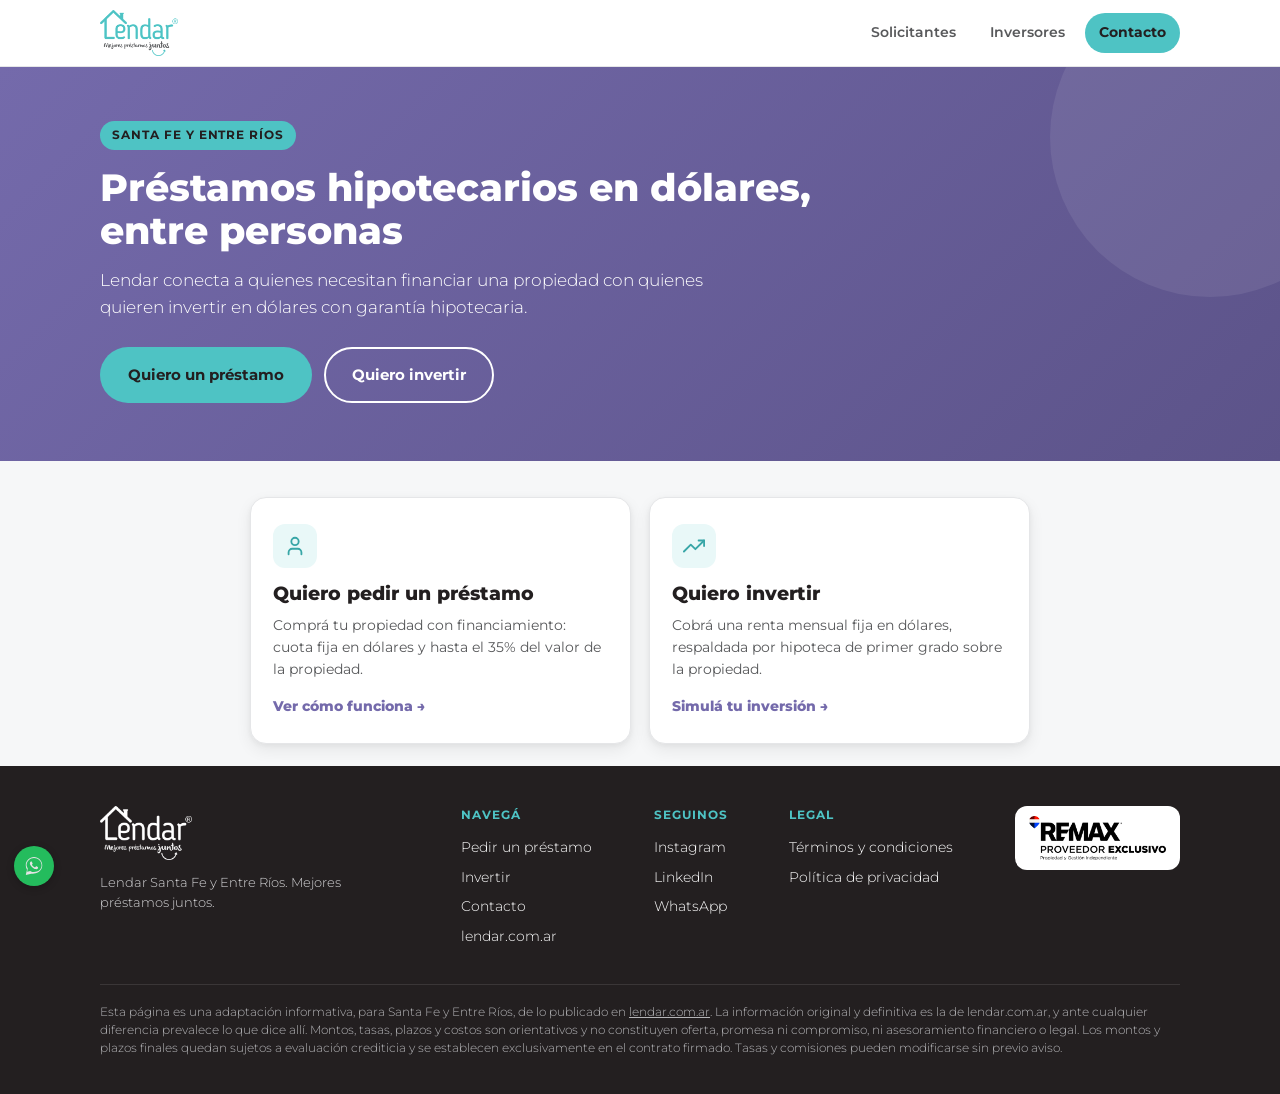
<file: index.html>
<!doctype html>
<html lang="es">
<head>
<meta charset="UTF-8" />
<meta name="viewport" content="width=device-width, initial-scale=1.0" />
<title>Lendar Litoral | Préstamos hipotecarios e inversión en Santa Fe y Entre Ríos</title>
<meta name="description" content="Pedí un préstamo hipotecario en dólares o invertí con garantía hipotecaria. Lendar en Santa Fe y Entre Ríos." />
<link rel="canonical" href="https://lendarlitoral.ar/" />
<meta property="og:type" content="website" />
<meta property="og:locale" content="es_AR" />
<meta property="og:site_name" content="Lendar Litoral" />
<meta property="og:title" content="Lendar Litoral | Préstamos hipotecarios e inversión en Santa Fe y Entre Ríos" />
<meta property="og:description" content="Pedí un préstamo hipotecario en dólares o invertí con garantía hipotecaria. Lendar en Santa Fe y Entre Ríos." />
<meta property="og:url" content="https://lendarlitoral.ar/" />
<meta property="og:image" content="https://lendarlitoral.ar/assets/lendar-logo.jpg" />
<link rel="icon" type="image/png" href="assets/favicon.png">
<link rel="apple-touch-icon" href="assets/apple-touch-icon.png">
<link rel="preconnect" href="https://fonts.googleapis.com">
<link href="https://fonts.googleapis.com/css2?family=Montserrat:wght@300;400;500;600;700;800&display=swap" rel="stylesheet">
<link rel="stylesheet" href="assets/style.css?v=20261027">
</head>
<body>

<header class="site-nav">
  <div class="wrap site-nav-inner">
    <a href="./" style="display:inline-block;line-height:0;" aria-label="Lendar Litoral - Inicio"><img class="logo-img" src="assets/lendar_logo_color.png" alt="Lendar" /></a>
    <nav class="nav-links" aria-label="Principal">
      <a href="solicitantes/">Solicitantes</a>
      <a href="inversores/">Inversores</a>
      <a class="nav-cta" href="contacto/">Contacto</a>
    </nav>
  </div>
</header>

<section class="hero">
  <div class="wrap">
    <span class="hero-eyebrow">Santa Fe y Entre Ríos</span>
    <h1>Préstamos hipotecarios en dólares, entre personas</h1>
    <p>Lendar conecta a quienes necesitan financiar una propiedad con quienes quieren invertir en dólares con garantía hipotecaria.</p>
    <div class="hero-actions">
      <a class="btn btn-primary" href="solicitantes/">Quiero un préstamo</a>
      <a class="btn btn-ghost" href="inversores/">Quiero invertir</a>
    </div>
  </div>
</section>

<main class="wrap">

  <div class="path-cards">
    <a class="path-card" href="solicitantes/">
      <span class="path-icon"><svg viewBox="0 0 24 24" fill="none" stroke="currentColor" stroke-width="2" stroke-linecap="round" stroke-linejoin="round"><path d="M19 21v-2a4 4 0 0 0-4-4H9a4 4 0 0 0-4 4v2"/><circle cx="12" cy="7" r="4"/></svg></span>
      <h2>Quiero pedir un préstamo</h2>
      <p>Comprá tu propiedad con financiamiento: cuota fija en dólares y hasta el 35% del valor de la propiedad.</p>
      <span class="path-go">Ver cómo funciona →</span>
    </a>
    <a class="path-card" href="inversores/">
      <span class="path-icon"><svg viewBox="0 0 24 24" fill="none" stroke="currentColor" stroke-width="2" stroke-linecap="round" stroke-linejoin="round"><polyline points="23 6 13.5 15.5 8.5 10.5 1 18"/><polyline points="17 6 23 6 23 12"/></svg></span>
      <h2>Quiero invertir</h2>
      <p>Cobrá una renta mensual fija en dólares, respaldada por hipoteca de primer grado sobre la propiedad.</p>
      <span class="path-go">Simulá tu inversión →</span>
    </a>
  </div>


</main>

<footer class="site-footer">
  <div class="wrap">
    <div class="footer-grid">
      <div class="footer-brand">
        <img class="f-logo" src="assets/lendar_logo_white.png" alt="Lendar" />
        <p>Lendar Santa Fe y Entre Ríos. Mejores préstamos juntos.</p>
      </div>
      <div class="footer-col">
        <h4>Navegá</h4>
        <a href="solicitantes/">Pedir un préstamo</a>
        <a href="inversores/">Invertir</a>
        <a href="contacto/">Contacto</a>
        <a href="https://www.lendar.com.ar" target="_blank" rel="noopener">lendar.com.ar</a>
      </div>
      <div class="footer-col">
        <h4>Seguinos</h4>
        <a href="https://www.instagram.com/lendarsantafe_arg" target="_blank" rel="noopener">Instagram</a>
        <a href="https://www.linkedin.com/company/lendar" target="_blank" rel="noopener">LinkedIn</a>
        <a href="https://wa.me/5493424394129" target="_blank" rel="noopener">WhatsApp</a>
      </div>
      <div class="footer-col">
        <h4>Legal</h4>
        <a href="https://www.lendar.com.ar/terminos-y-condiciones-generales/" target="_blank" rel="noopener">Términos y condiciones</a>
        <a href="https://www.lendar.com.ar/politica-privacidad/" target="_blank" rel="noopener">Política de privacidad</a>
      </div>
      <div class="footer-col">
        <div class="footer-remax"><img src="assets/logo_remax_proveedor_exclusivo.png" alt="RE/MAX - Proveedor exclusivo" /></div>
      </div>
    </div>
    <div class="legal"><p>Esta página es una adaptación informativa, para Santa Fe y Entre Ríos, de lo publicado en <a href="https://www.lendar.com.ar" target="_blank" rel="noopener" style="color:inherit;text-decoration:underline;">lendar.com.ar</a>. La información original y definitiva es la de lendar.com.ar, y ante cualquier diferencia prevalece lo que dice allí. Montos, tasas, plazos y costos son orientativos y no constituyen oferta, promesa ni compromiso, ni asesoramiento financiero o legal. Los montos y plazos finales quedan sujetos a evaluación crediticia y se establecen exclusivamente en el contrato firmado. Tasas y comisiones pueden modificarse sin previo aviso.</p></div>
  </div>
</footer>

<a href="https://wa.me/5493424394129" target="_blank" rel="noopener" id="waFloatBtn" aria-label="Contactar por WhatsApp" title="Contactar por WhatsApp">
  <svg viewBox="0 0 32 32" width="22" height="22" fill="#ffffff" xmlns="http://www.w3.org/2000/svg">
    <path d="M16.004 3C9.377 3 4 8.373 4 15c0 2.34.657 4.523 1.797 6.383L4 29l7.86-1.76A11.93 11.93 0 0 0 16.004 27C22.63 27 28 21.627 28 15S22.63 3 16.004 3zm0 21.818a9.77 9.77 0 0 1-4.98-1.363l-.357-.212-4.663 1.044 1.02-4.548-.233-.372A9.77 9.77 0 0 1 5.2 15c0-5.966 4.84-10.818 10.804-10.818C22.16 4.182 27 9.034 27 15s-4.84 9.818-10.996 9.818zm5.36-7.34c-.294-.148-1.74-.86-2.01-.96-.27-.099-.467-.148-.664.148-.196.297-.76.96-.932 1.157-.172.198-.343.222-.637.074-.294-.148-1.243-.459-2.368-1.465-.875-.782-1.466-1.748-1.638-2.045-.172-.297-.018-.457.13-.605.134-.133.294-.347.442-.52.148-.174.196-.298.294-.496.098-.198.05-.372-.024-.52-.074-.148-.664-1.605-.91-2.198-.24-.577-.484-.5-.664-.51l-.566-.01c-.196 0-.516.074-.786.372-.27.297-1.03 1.008-1.03 2.457s1.055 2.85 1.202 3.048c.148.198 2.077 3.176 5.033 4.454.703.304 1.252.485 1.68.62.706.225 1.348.193 1.856.117.566-.085 1.74-.712 1.986-1.4.245-.688.245-1.278.172-1.4-.074-.124-.27-.198-.564-.347z"/>
  </svg>
</a>
</body>
</html>
</file>
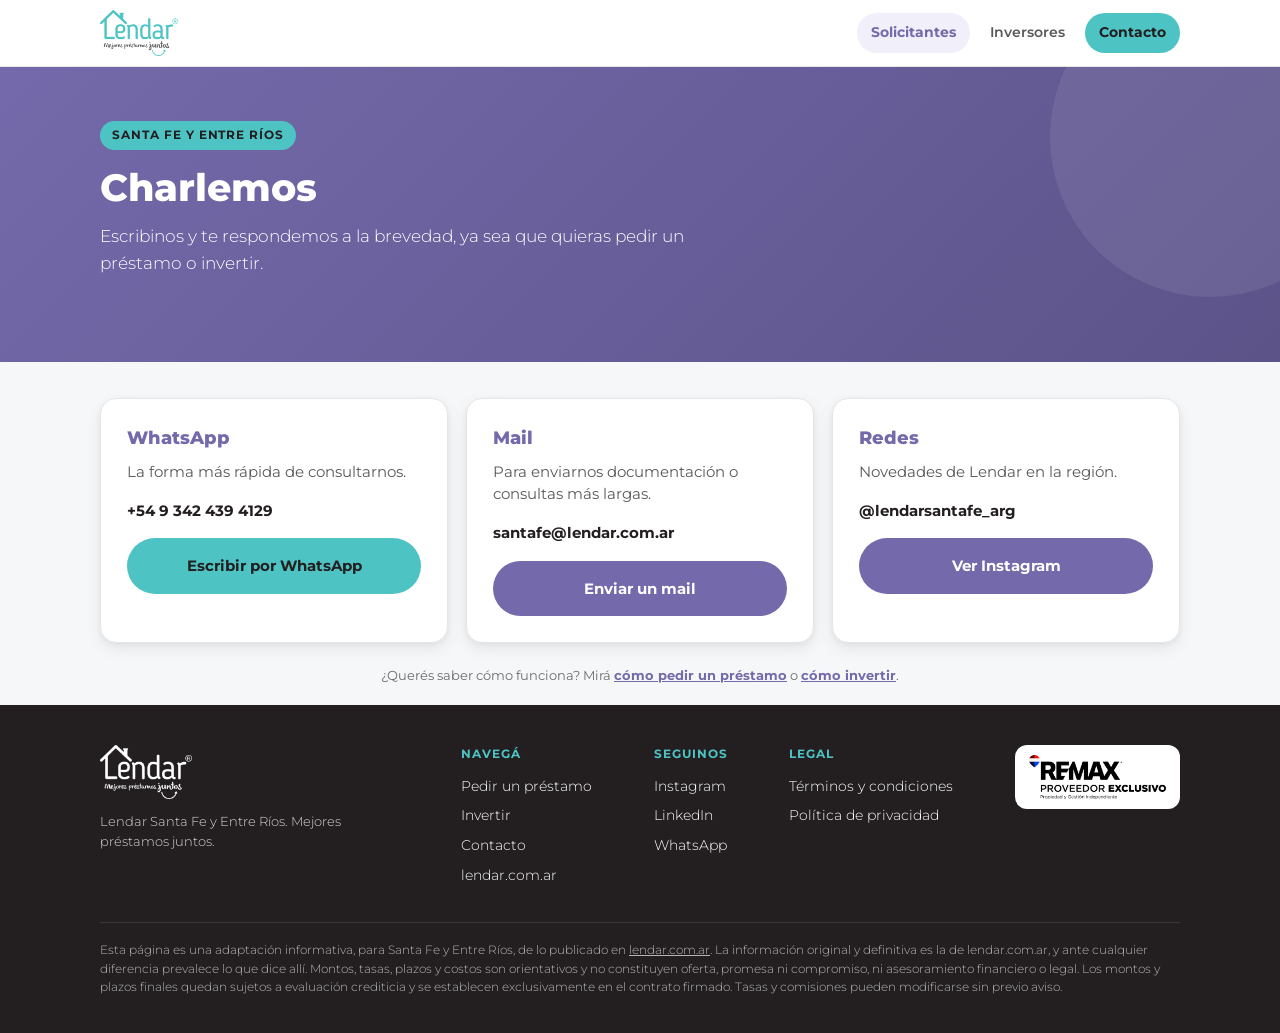
<file: contacto/index.html>
<!doctype html>
<html lang="es">
<head>
<meta charset="UTF-8" />
<meta name="viewport" content="width=device-width, initial-scale=1.0" />
<title>Contacto | Lendar Litoral</title>
<meta name="description" content="Escribinos por WhatsApp o mail. Lendar en Santa Fe y Entre Ríos." />
<link rel="canonical" href="https://lendarlitoral.ar/contacto/" />
<meta property="og:type" content="website" />
<meta property="og:locale" content="es_AR" />
<meta property="og:site_name" content="Lendar Litoral" />
<meta property="og:title" content="Contacto | Lendar Litoral" />
<meta property="og:description" content="Escribinos por WhatsApp o mail. Lendar en Santa Fe y Entre Ríos." />
<meta property="og:url" content="https://lendarlitoral.ar/contacto/" />
<meta property="og:image" content="https://lendarlitoral.ar/assets/lendar-logo.jpg" />
<link rel="icon" type="image/png" href="../assets/favicon.png">
<link rel="apple-touch-icon" href="../assets/apple-touch-icon.png">
<link rel="preconnect" href="https://fonts.googleapis.com">
<link href="https://fonts.googleapis.com/css2?family=Montserrat:wght@300;400;500;600;700;800&display=swap" rel="stylesheet">
<link rel="stylesheet" href="../assets/style.css?v=20261027">
</head>
<body>

<header class="site-nav">
  <div class="wrap site-nav-inner">
    <a href="../" style="display:inline-block;line-height:0;" aria-label="Lendar Litoral - Inicio"><img class="logo-img" src="../assets/lendar_logo_color.png" alt="Lendar" /></a>
    <nav class="nav-links" aria-label="Principal">
      <a href="../solicitantes/" class="active">Solicitantes</a>
      <a href="../inversores/">Inversores</a>
      <a class="nav-cta active" href="../contacto/">Contacto</a>
    </nav>
  </div>
</header>

<section class="hero">
  <div class="wrap">
    <span class="hero-eyebrow">Santa Fe y Entre Ríos</span>
    <h1>Charlemos</h1>
    <p>Escribinos y te respondemos a la brevedad, ya sea que quieras pedir un préstamo o invertir.</p>
  </div>
</section>

<main class="wrap">
  <div class="contact-grid">
    <div class="contact-card">
      <h2>WhatsApp</h2>
      <p>La forma más rápida de consultarnos.</p>
      <p class="big">+54 9 342 439 4129</p>
      <a class="btn btn-primary" href="https://wa.me/5493424394129" target="_blank" rel="noopener">Escribir por WhatsApp</a>
    </div>
    <div class="contact-card">
      <h2>Mail</h2>
      <p>Para enviarnos documentación o consultas más largas.</p>
      <p class="big">santafe@lendar.com.ar</p>
      <a class="btn btn-purple" href="mailto:santafe@lendar.com.ar">Enviar un mail</a>
    </div>
    <div class="contact-card">
      <h2>Redes</h2>
      <p>Novedades de Lendar en la región.</p>
      <p class="big">@lendarsantafe_arg</p>
      <a class="btn btn-purple" href="https://www.instagram.com/lendarsantafe_arg" target="_blank" rel="noopener">Ver Instagram</a>
    </div>
  </div>
  <p class="path-note">¿Querés saber cómo funciona? Mirá <a href="../solicitantes/">cómo pedir un préstamo</a> o <a href="../inversores/">cómo invertir</a>.</p>
</main>

<footer class="site-footer">
  <div class="wrap">
    <div class="footer-grid">
      <div class="footer-brand">
        <img class="f-logo" src="../assets/lendar_logo_white.png" alt="Lendar" />
        <p>Lendar Santa Fe y Entre Ríos. Mejores préstamos juntos.</p>
      </div>
      <div class="footer-col">
        <h4>Navegá</h4>
        <a href="../solicitantes/">Pedir un préstamo</a>
        <a href="../inversores/">Invertir</a>
        <a href="../contacto/">Contacto</a>
        <a href="https://www.lendar.com.ar" target="_blank" rel="noopener">lendar.com.ar</a>
      </div>
      <div class="footer-col">
        <h4>Seguinos</h4>
        <a href="https://www.instagram.com/lendarsantafe_arg" target="_blank" rel="noopener">Instagram</a>
        <a href="https://www.linkedin.com/company/lendar" target="_blank" rel="noopener">LinkedIn</a>
        <a href="https://wa.me/5493424394129" target="_blank" rel="noopener">WhatsApp</a>
      </div>
      <div class="footer-col">
        <h4>Legal</h4>
        <a href="https://www.lendar.com.ar/terminos-y-condiciones-generales/" target="_blank" rel="noopener">Términos y condiciones</a>
        <a href="https://www.lendar.com.ar/politica-privacidad/" target="_blank" rel="noopener">Política de privacidad</a>
      </div>
      <div class="footer-col">
        <div class="footer-remax"><img src="../assets/logo_remax_proveedor_exclusivo.png" alt="RE/MAX - Proveedor exclusivo" /></div>
      </div>
    </div>
    <div class="legal"><p>Esta página es una adaptación informativa, para Santa Fe y Entre Ríos, de lo publicado en <a href="https://www.lendar.com.ar" target="_blank" rel="noopener" style="color:inherit;text-decoration:underline;">lendar.com.ar</a>. La información original y definitiva es la de lendar.com.ar, y ante cualquier diferencia prevalece lo que dice allí. Montos, tasas, plazos y costos son orientativos y no constituyen oferta, promesa ni compromiso, ni asesoramiento financiero o legal. Los montos y plazos finales quedan sujetos a evaluación crediticia y se establecen exclusivamente en el contrato firmado. Tasas y comisiones pueden modificarse sin previo aviso.</p></div>
  </div>
</footer>

</body>
</html>
</file>
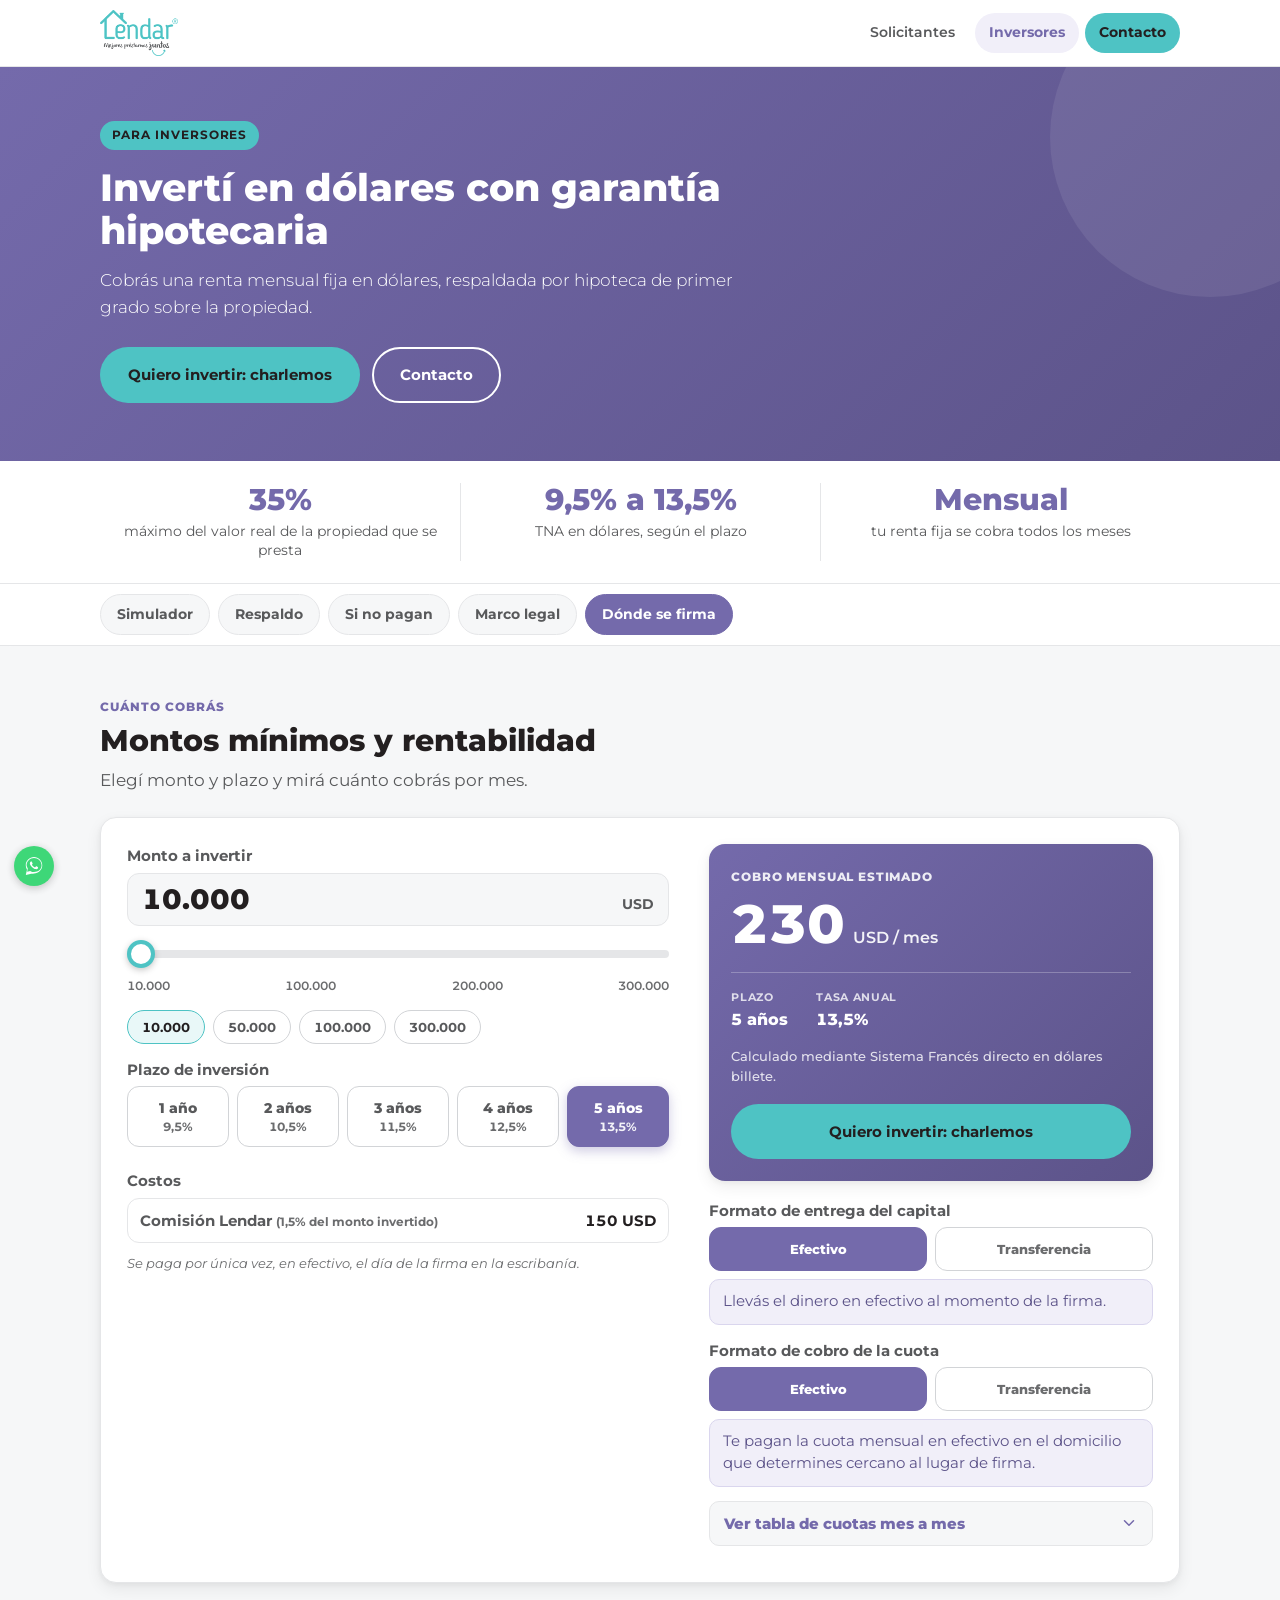
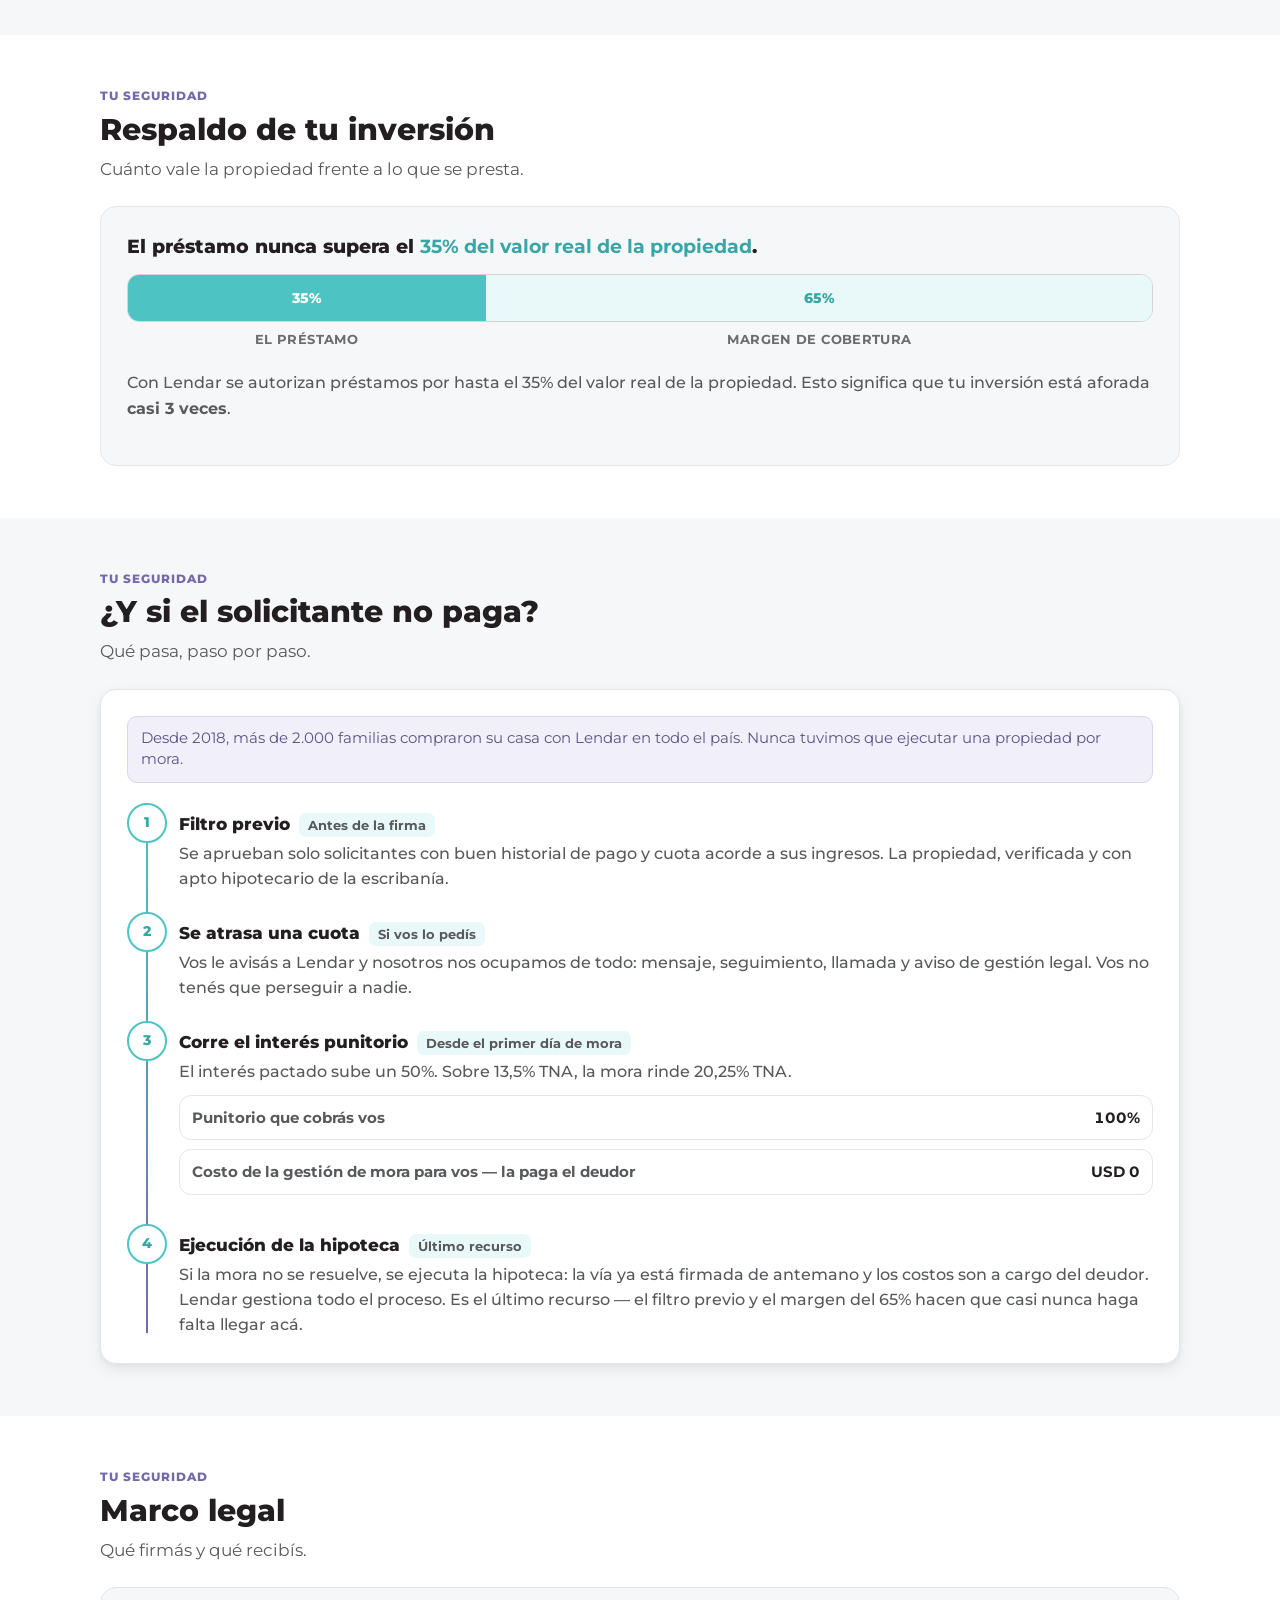
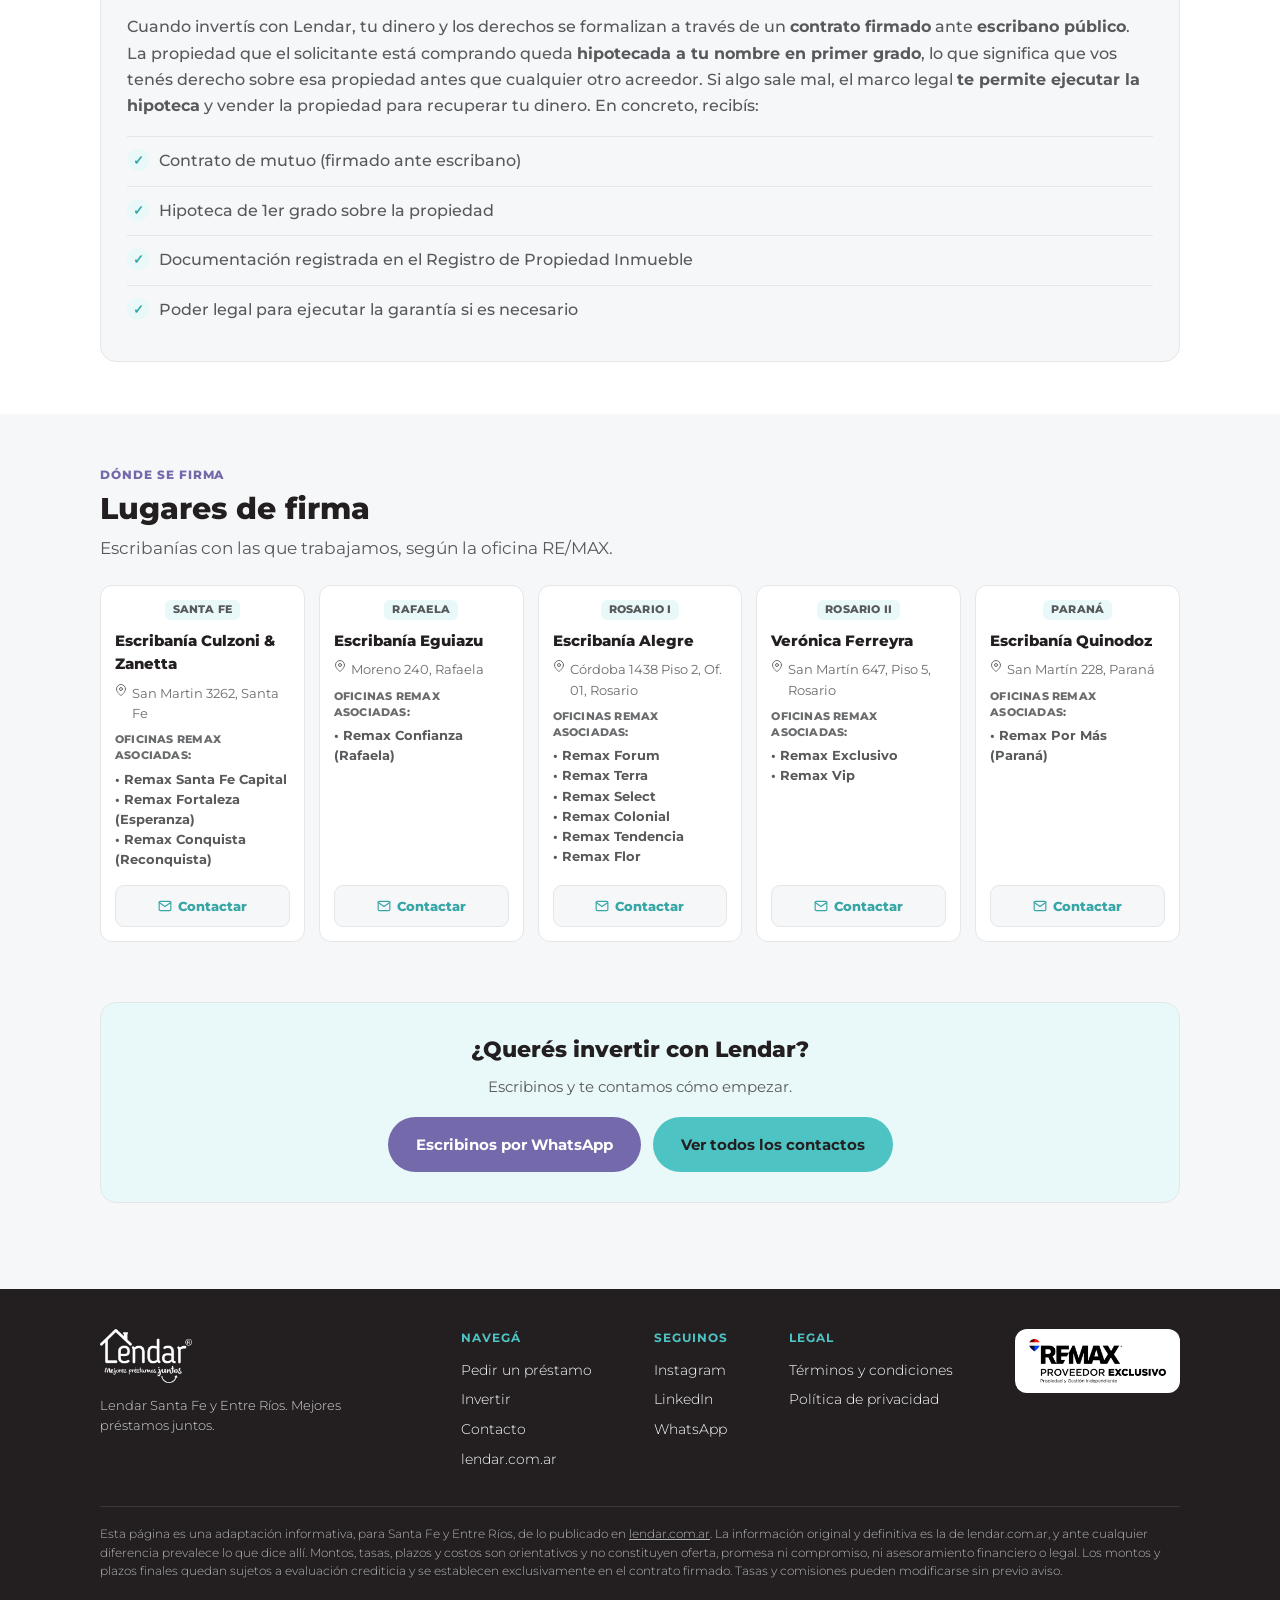
<file: inversores/index.html>
<!doctype html>
<html lang="es">
<head>
<meta charset="UTF-8" />
<meta name="viewport" content="width=device-width, initial-scale=1.0" />
<title>Invertí con Lendar | Lendar Litoral</title>
<meta name="description" content="Cobrá una renta mensual fija en dólares, respaldada por hipoteca de primer grado sobre la propiedad. Lendar en Santa Fe y Entre Ríos." />
<link rel="canonical" href="https://lendarlitoral.ar/inversores/" />
<meta property="og:type" content="website" />
<meta property="og:locale" content="es_AR" />
<meta property="og:site_name" content="Lendar Litoral" />
<meta property="og:title" content="Invertí con Lendar | Lendar Litoral" />
<meta property="og:description" content="Cobrá una renta mensual fija en dólares, respaldada por hipoteca de primer grado sobre la propiedad. Lendar en Santa Fe y Entre Ríos." />
<meta property="og:url" content="https://lendarlitoral.ar/inversores/" />
<meta property="og:image" content="https://lendarlitoral.ar/assets/lendar-logo.jpg" />
<link rel="icon" type="image/png" href="../assets/favicon.png">
<link rel="apple-touch-icon" href="../assets/apple-touch-icon.png">
<link rel="preconnect" href="https://fonts.googleapis.com">
<link href="https://fonts.googleapis.com/css2?family=Montserrat:wght@300;400;500;600;700;800&display=swap" rel="stylesheet">
<link rel="stylesheet" href="../assets/style.css?v=20261027">
</head>
<body>

<header class="site-nav">
  <div class="wrap site-nav-inner">
    <a href="../" style="display:inline-block;line-height:0;" aria-label="Lendar Litoral - Inicio"><img class="logo-img" src="../assets/lendar_logo_color.png" alt="Lendar" /></a>
    <nav class="nav-links" aria-label="Principal">
      <a href="../solicitantes/">Solicitantes</a>
      <a href="../inversores/" class="active">Inversores</a>
      <a class="nav-cta" href="../contacto/">Contacto</a>
    </nav>
  </div>
</header>

<section class="hero">
  <div class="wrap">
    <span class="hero-eyebrow">Para inversores</span>
    <h1>Invertí en dólares con garantía hipotecaria</h1>
    <p>Cobrás una renta mensual fija en dólares, respaldada por hipoteca de primer grado sobre la propiedad.</p>
    <div class="hero-actions">
      <a class="btn btn-primary" href="https://wa.me/5493424394129" target="_blank" rel="noopener">Quiero invertir: charlemos</a>
      <a class="btn btn-ghost" href="../contacto/">Contacto</a>
    </div>
  </div>
</section>
<div class="stats"><div class="wrap stats-in"><div class="stat"><b>35%</b><span>máximo del valor real de la propiedad que se presta</span></div><div class="stat"><b>9,5% a 13,5%</b><span>TNA en dólares, según el plazo</span></div><div class="stat"><b>Mensual</b><span>tu renta fija se cobra todos los meses</span></div></div></div>
<nav class="chips" aria-label="Secciones de la página"><div class="wrap chips-in"><a href="#simulador">Simulador</a><a href="#respaldo">Respaldo</a><a href="#si-no-pagan">Si no pagan</a><a href="#marco-legal">Marco legal</a><a href="#firma">Dónde se firma</a></div></nav>

<main class="page">

  <section class="sec" id="simulador">
    <div class="wrap">
      <div class="sec-head">
        <span class="sec-eyebrow">Cuánto cobrás</span>
        <h2>Montos mínimos y rentabilidad</h2>
        <p class="sec-lead">Elegí monto y plazo y mirá cuánto cobrás por mes.</p>
      </div>
      <div class="sec-card">
        <div class="calc-grid">
          <div>
            <div class="field">
              <div class="field-label"><span>Monto a invertir</span></div>
              <div class="amount-input"><output id="invAmountInput" for="invAmountSlider" aria-live="off"></output><span class="amount-unit">USD</span></div>
              <input type="range" id="invAmountSlider" min="10000" max="300000" step="1000" aria-label="Monto a invertir">
              <div class="range-scale"><span>10.000</span><span>100.000</span><span>200.000</span><span>300.000</span></div>
              <div class="quick-amounts" id="invQuick" role="group" aria-label="Montos rápidos"></div>
            </div>

            <div class="field">
              <div class="field-label"><span>Plazo de inversión</span></div>
              <div class="term-grid" id="invTermGrid"></div>
            </div>

            <div class="field" style="margin-bottom:0;margin-top:22px;">
              <div class="field-label"><span>Costos</span></div>
              <div class="fee-row"><span>Comisión Lendar <small id="invFeePctLabel"></small></span><strong id="invFeeAmountLabel"></strong></div>
              <div class="fee-foot" style="border-top:none;padding-top:0;">Se paga por única vez, en efectivo, el día de la firma en la escribanía.</div>
            </div>
          </div>

          <div class="calc-side">
            <div class="result-box">
              <div class="result-label">Cobro mensual estimado</div>
              <div class="result-value" id="invResultPayment"></div>
              <dl class="result-facts">
                <div><dt>Plazo</dt><dd id="invFactTerm"></dd></div>
                <div><dt>Tasa anual</dt><dd id="invFactRate"></dd></div>
              </dl>
              <div class="result-fee-note">Calculado mediante Sistema Francés directo en dólares billete.</div>
              <a class="btn btn-primary btn-block" href="https://wa.me/5493424394129" target="_blank" rel="noopener">Quiero invertir: charlemos</a>
            </div>

            <div class="field">
              <div class="field-label"><span>Formato de entrega del capital</span></div>
              <div class="choice-grid" id="deliveryGrid"></div>
              <div class="note-box note-info" id="deliveryNote" style="margin-top:8px;margin-bottom:0;"></div>
            </div>

            <div class="field" style="margin-top:14px;">
              <div class="field-label"><span>Formato de cobro de la cuota</span></div>
              <div class="choice-grid" id="payoutGrid"></div>
              <div class="note-box note-info" id="payoutNote" style="margin-top:8px;margin-bottom:0;"></div>
            </div>

            <div class="table-section" style="margin-top:14px;">
              <button type="button" class="table-toggle-btn" id="invTableToggleBtn">
                <span>Ver tabla de cuotas mes a mes</span>
                <svg class="card-chevron" viewBox="0 0 24 24" fill="none" stroke="currentColor" stroke-width="2" stroke-linecap="round" stroke-linejoin="round"><polyline points="6 9 12 15 18 9"/></svg>
              </button>
              <div class="hidden" id="invDownloadWrap">
                <button type="button" class="pdf-download-btn" id="invDownloadPdfBtn">
                  <svg viewBox="0 0 24 24" fill="none" stroke="currentColor" stroke-width="2" stroke-linecap="round" stroke-linejoin="round"><path d="M21 15v4a2 2 0 0 1-2 2H5a2 2 0 0 1-2-2v-4"/><polyline points="7 10 12 15 17 10"/><line x1="12" y1="15" x2="12" y2="3"/></svg>
                  <span>Descargá detalle de cuotas</span>
                </button>
              </div>
              <div class="table-scroll-hint">Deslizá hacia los costados para ver toda la tabla →</div>
              <div class="table-wrap collapsed" id="invTableWrap">
                <table>
                  <thead>
                    <tr>
                      <th>N° Cuota</th>
                      <th class="th-amort">Amortización</th>
                      <th class="th-int">Interés</th>
                      <th>Cuota Total</th>
                      <th>Saldo Deudor</th>
                    </tr>
                  </thead>
                  <tbody id="invTableBody"></tbody>
                </table>
              </div>
            </div>
          </div>
        </div>
      </div>
    </div>
  </section>

  <section class="sec" id="respaldo">
    <div class="wrap">
      <div class="sec-head">
        <span class="sec-eyebrow">Tu seguridad</span>
        <h2>Respaldo de tu inversión</h2>
        <p class="sec-lead">Cuánto vale la propiedad frente a lo que se presta.</p>
      </div>
      <div class="sec-card">
        <p class="ltv-headline">El préstamo nunca supera el <strong>35% del valor real de la propiedad</strong>.</p>

        <div class="ltv-bar">
          <div class="ltv-loan">35%</div>
          <div class="ltv-buffer">65%</div>
        </div>
        <div class="ltv-legend"><span>El préstamo</span><span>Margen de cobertura</span></div>

        <p class="sec-p">Con Lendar se autorizan préstamos por hasta el 35% del valor real de la propiedad. Esto significa que tu inversión está aforada <strong>casi 3 veces</strong>.</p>
      </div>
    </div>
  </section>

  <section class="sec" id="si-no-pagan">
    <div class="wrap">
      <div class="sec-head">
        <span class="sec-eyebrow">Tu seguridad</span>
        <h2>¿Y si el solicitante no paga?</h2>
        <p class="sec-lead">Qué pasa, paso por paso.</p>
      </div>
      <div class="sec-card">
        <div class="note-box note-info mb" >Desde 2018, más de 2.000 familias compraron su casa con Lendar en todo el país. Nunca tuvimos que ejecutar una propiedad por mora.</div>

        <div class="timeline">
          <div class="tl-step">
            <div class="tl-num">1</div>
            <div class="tl-head"><span class="tl-title">Filtro previo</span><span class="tl-duration">Antes de la firma</span></div>
            <p class="tl-desc">Se aprueban solo solicitantes con buen historial de pago y cuota acorde a sus ingresos. La propiedad, verificada y con apto hipotecario de la escribanía.</p>
          </div>
          <div class="tl-step">
            <div class="tl-num">2</div>
            <div class="tl-head"><span class="tl-title">Se atrasa una cuota</span><span class="tl-duration">Si vos lo pedís</span></div>
            <p class="tl-desc">Vos le avisás a Lendar y nosotros nos ocupamos de todo: mensaje, seguimiento, llamada y aviso de gestión legal. Vos no tenés que perseguir a nadie.</p>
          </div>
          <div class="tl-step">
            <div class="tl-num">3</div>
            <div class="tl-head"><span class="tl-title">Corre el interés punitorio</span><span class="tl-duration">Desde el primer día de mora</span></div>
            <p class="tl-desc">El interés pactado sube un 50%. Sobre 13,5% TNA, la mora rinde 20,25% TNA.</p>
            <div style="margin-top:10px;">
              <div class="fee-row"><span>Punitorio que cobrás vos</span><strong>100%</strong></div>
              <div class="fee-row"><span>Costo de la gestión de mora para vos — la paga el deudor</span><strong>USD 0</strong></div>
            </div>
          </div>
          <div class="tl-step">
            <div class="tl-num">4</div>
            <div class="tl-head"><span class="tl-title">Ejecución de la hipoteca</span><span class="tl-duration">Último recurso</span></div>
            <p class="tl-desc">Si la mora no se resuelve, se ejecuta la hipoteca: la vía ya está firmada de antemano y los costos son a cargo del deudor. Lendar gestiona todo el proceso. Es el último recurso — el filtro previo y el margen del 65% hacen que casi nunca haga falta llegar acá.</p>
          </div>
        </div>
      </div>
    </div>
  </section>

  <section class="sec" id="marco-legal">
    <div class="wrap">
      <div class="sec-head">
        <span class="sec-eyebrow">Tu seguridad</span>
        <h2>Marco legal</h2>
        <p class="sec-lead">Qué firmás y qué recibís.</p>
      </div>
      <div class="sec-card">
        <p class="sec-p">Cuando invertís con Lendar, tu dinero y los derechos se formalizan a través de un <strong>contrato firmado</strong> ante <strong>escribano público</strong>. La propiedad que el solicitante está comprando queda <strong>hipotecada a tu nombre en primer grado</strong>, lo que significa que vos tenés derecho sobre esa propiedad antes que cualquier otro acreedor. Si algo sale mal, el marco legal <strong>te permite ejecutar la hipoteca</strong> y vender la propiedad para recuperar tu dinero. En concreto, recibís:</p>
        <ul class="req-list">
          <li>Contrato de mutuo (firmado ante escribano)</li>
          <li>Hipoteca de 1er grado sobre la propiedad</li>
          <li>Documentación registrada en el Registro de Propiedad Inmueble</li>
          <li>Poder legal para ejecutar la garantía si es necesario</li>
        </ul>
      </div>
    </div>
  </section>

  <section class="sec" id="firma">
    <div class="wrap">
      <div class="sec-head">
        <span class="sec-eyebrow">Dónde se firma</span>
        <h2>Lugares de firma</h2>
        <p class="sec-lead">Escribanías con las que trabajamos, según la oficina RE/MAX.</p>
      </div>
      <div class="sec-card">
      <div class="dir-grid" id="dirGrid"></div>
      </div>
    </div>
  </section>

  <div class="wrap">
    <div class="cta-band">
      <h2>¿Querés invertir con Lendar?</h2>
      <p>Escribinos y te contamos cómo empezar.</p>
      <div class="hero-actions">
        <a class="btn btn-purple" href="https://wa.me/5493424394129" target="_blank" rel="noopener">Escribinos por WhatsApp</a>
        <a class="btn btn-primary" href="../contacto/">Ver todos los contactos</a>
      </div>
    </div>
  </div>

</main>

<footer class="site-footer">
  <div class="wrap">
    <div class="footer-grid">
      <div class="footer-brand">
        <img class="f-logo" src="../assets/lendar_logo_white.png" alt="Lendar" />
        <p>Lendar Santa Fe y Entre Ríos. Mejores préstamos juntos.</p>
      </div>
      <div class="footer-col">
        <h4>Navegá</h4>
        <a href="../solicitantes/">Pedir un préstamo</a>
        <a href="../inversores/">Invertir</a>
        <a href="../contacto/">Contacto</a>
        <a href="https://www.lendar.com.ar" target="_blank" rel="noopener">lendar.com.ar</a>
      </div>
      <div class="footer-col">
        <h4>Seguinos</h4>
        <a href="https://www.instagram.com/lendarsantafe_arg" target="_blank" rel="noopener">Instagram</a>
        <a href="https://www.linkedin.com/company/lendar" target="_blank" rel="noopener">LinkedIn</a>
        <a href="https://wa.me/5493424394129" target="_blank" rel="noopener">WhatsApp</a>
      </div>
      <div class="footer-col">
        <h4>Legal</h4>
        <a href="https://www.lendar.com.ar/terminos-y-condiciones-generales/" target="_blank" rel="noopener">Términos y condiciones</a>
        <a href="https://www.lendar.com.ar/politica-privacidad/" target="_blank" rel="noopener">Política de privacidad</a>
      </div>
      <div class="footer-col">
        <div class="footer-remax"><img src="../assets/logo_remax_proveedor_exclusivo.png" alt="RE/MAX - Proveedor exclusivo" /></div>
      </div>
    </div>
    <div class="legal"><p>Esta página es una adaptación informativa, para Santa Fe y Entre Ríos, de lo publicado en <a href="https://www.lendar.com.ar" target="_blank" rel="noopener" style="color:inherit;text-decoration:underline;">lendar.com.ar</a>. La información original y definitiva es la de lendar.com.ar, y ante cualquier diferencia prevalece lo que dice allí. Montos, tasas, plazos y costos son orientativos y no constituyen oferta, promesa ni compromiso, ni asesoramiento financiero o legal. Los montos y plazos finales quedan sujetos a evaluación crediticia y se establecen exclusivamente en el contrato firmado. Tasas y comisiones pueden modificarse sin previo aviso.</p></div>
  </div>
</footer>

<div class="sticky-result" id="stickyResult" aria-live="polite">
  <div class="sticky-info"><span class="sticky-label">Cobro mensual estimado</span><strong class="sticky-value" id="stickyValue"></strong></div>
  <a class="btn btn-primary" href="https://wa.me/5493424394129" target="_blank" rel="noopener">Charlemos</a>
</div>

<script src="../assets/shared.js?v=20261027"></script>
<script src="../assets/inversores.js?v=20261027"></script>

<a href="https://wa.me/5493424394129" target="_blank" rel="noopener" id="waFloatBtn" aria-label="Contactar por WhatsApp" title="Contactar por WhatsApp">
  <svg viewBox="0 0 32 32" width="22" height="22" fill="#ffffff" xmlns="http://www.w3.org/2000/svg">
    <path d="M16.004 3C9.377 3 4 8.373 4 15c0 2.34.657 4.523 1.797 6.383L4 29l7.86-1.76A11.93 11.93 0 0 0 16.004 27C22.63 27 28 21.627 28 15S22.63 3 16.004 3zm0 21.818a9.77 9.77 0 0 1-4.98-1.363l-.357-.212-4.663 1.044 1.02-4.548-.233-.372A9.77 9.77 0 0 1 5.2 15c0-5.966 4.84-10.818 10.804-10.818C22.16 4.182 27 9.034 27 15s-4.84 9.818-10.996 9.818zm5.36-7.34c-.294-.148-1.74-.86-2.01-.96-.27-.099-.467-.148-.664.148-.196.297-.76.96-.932 1.157-.172.198-.343.222-.637.074-.294-.148-1.243-.459-2.368-1.465-.875-.782-1.466-1.748-1.638-2.045-.172-.297-.018-.457.13-.605.134-.133.294-.347.442-.52.148-.174.196-.298.294-.496.098-.198.05-.372-.024-.52-.074-.148-.664-1.605-.91-2.198-.24-.577-.484-.5-.664-.51l-.566-.01c-.196 0-.516.074-.786.372-.27.297-1.03 1.008-1.03 2.457s1.055 2.85 1.202 3.048c.148.198 2.077 3.176 5.033 4.454.703.304 1.252.485 1.68.62.706.225 1.348.193 1.856.117.566-.085 1.74-.712 1.986-1.4.245-.688.245-1.278.172-1.4-.074-.124-.27-.198-.564-.347z"/>
  </svg>
</a>
</body>
</html>
</file>
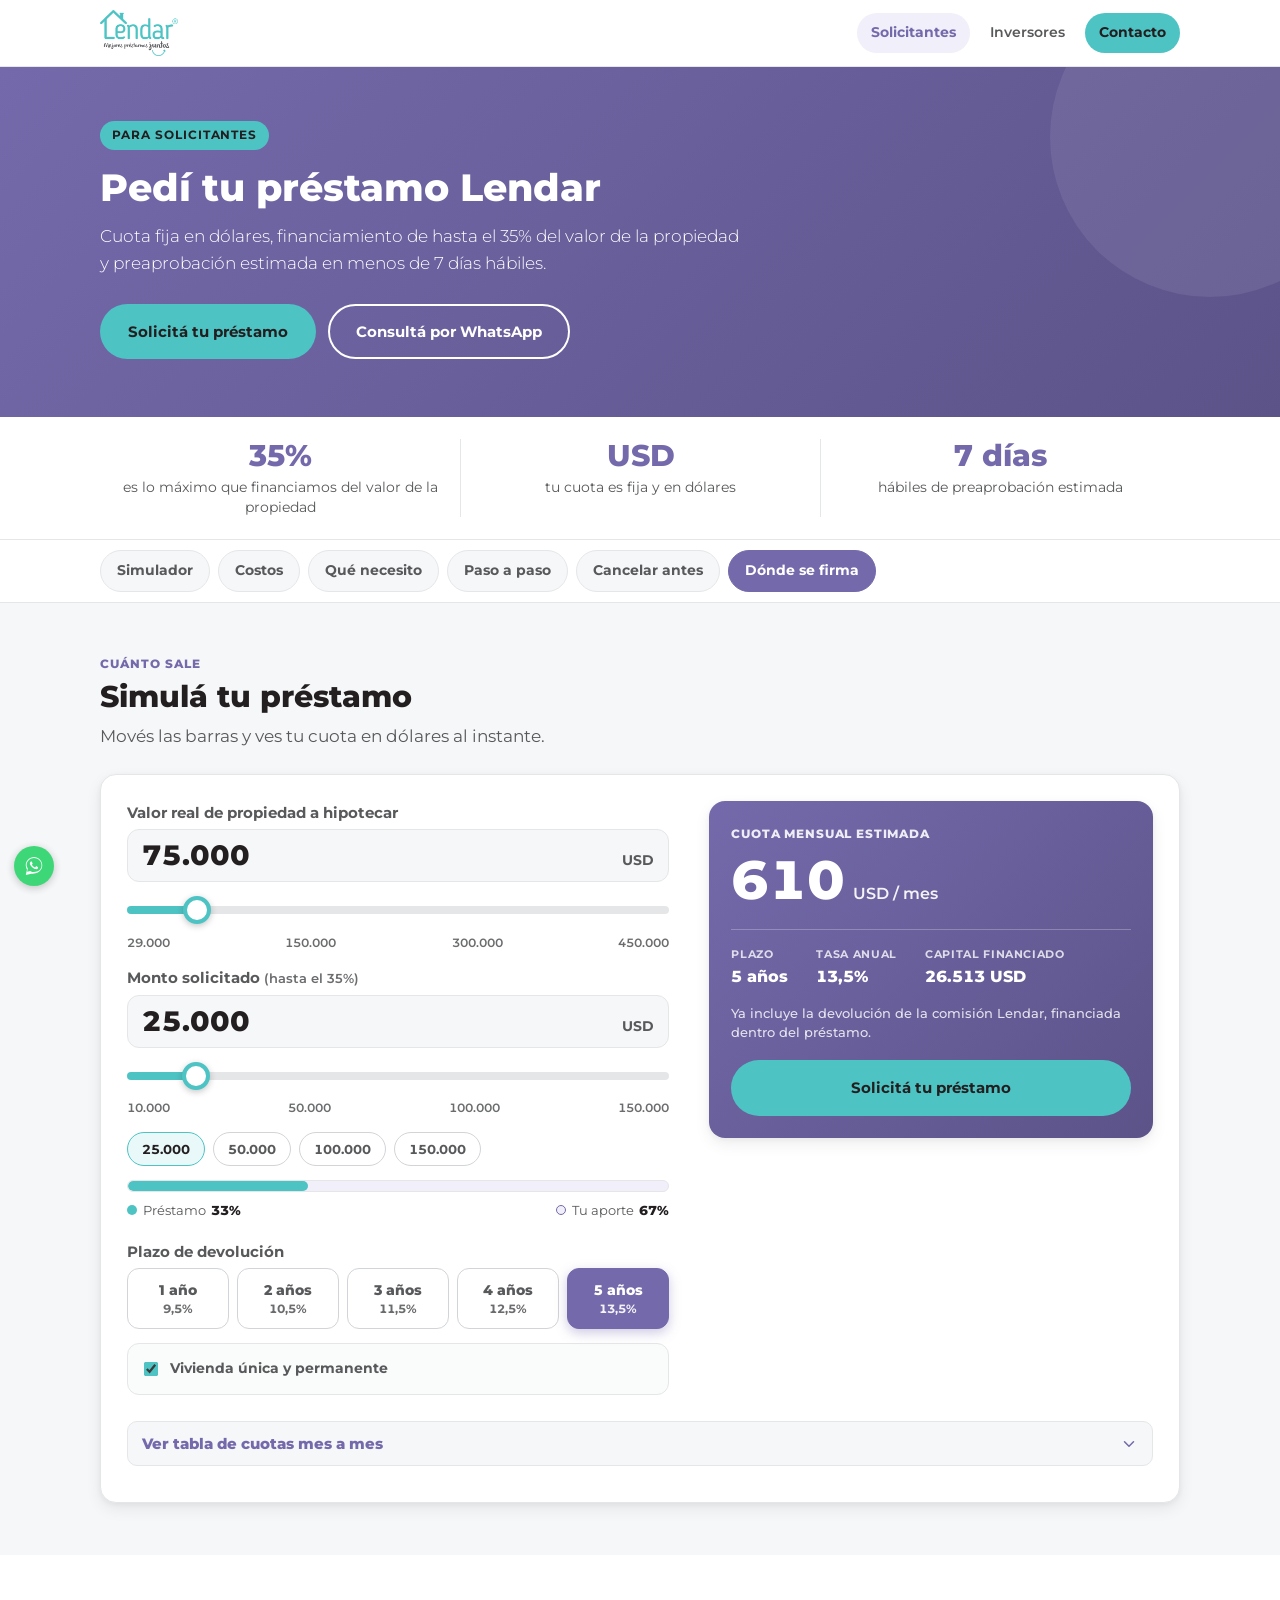
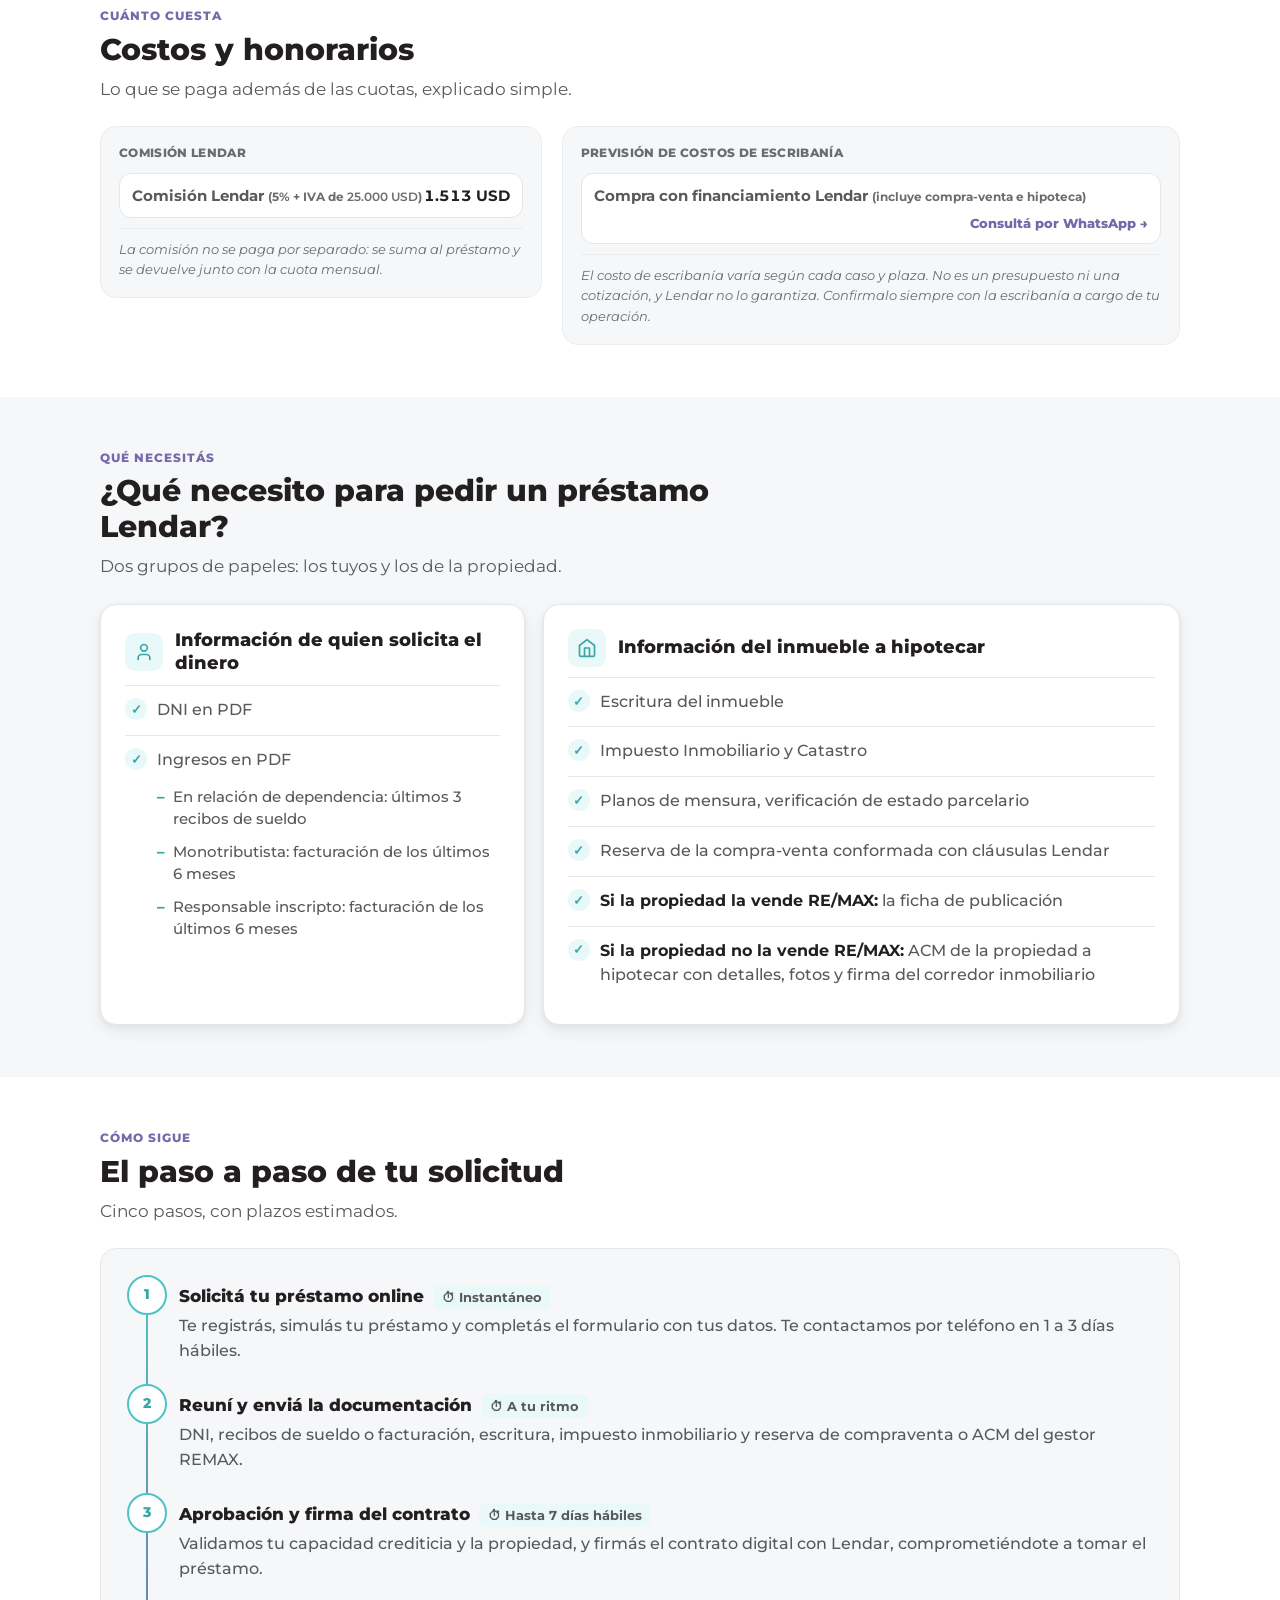
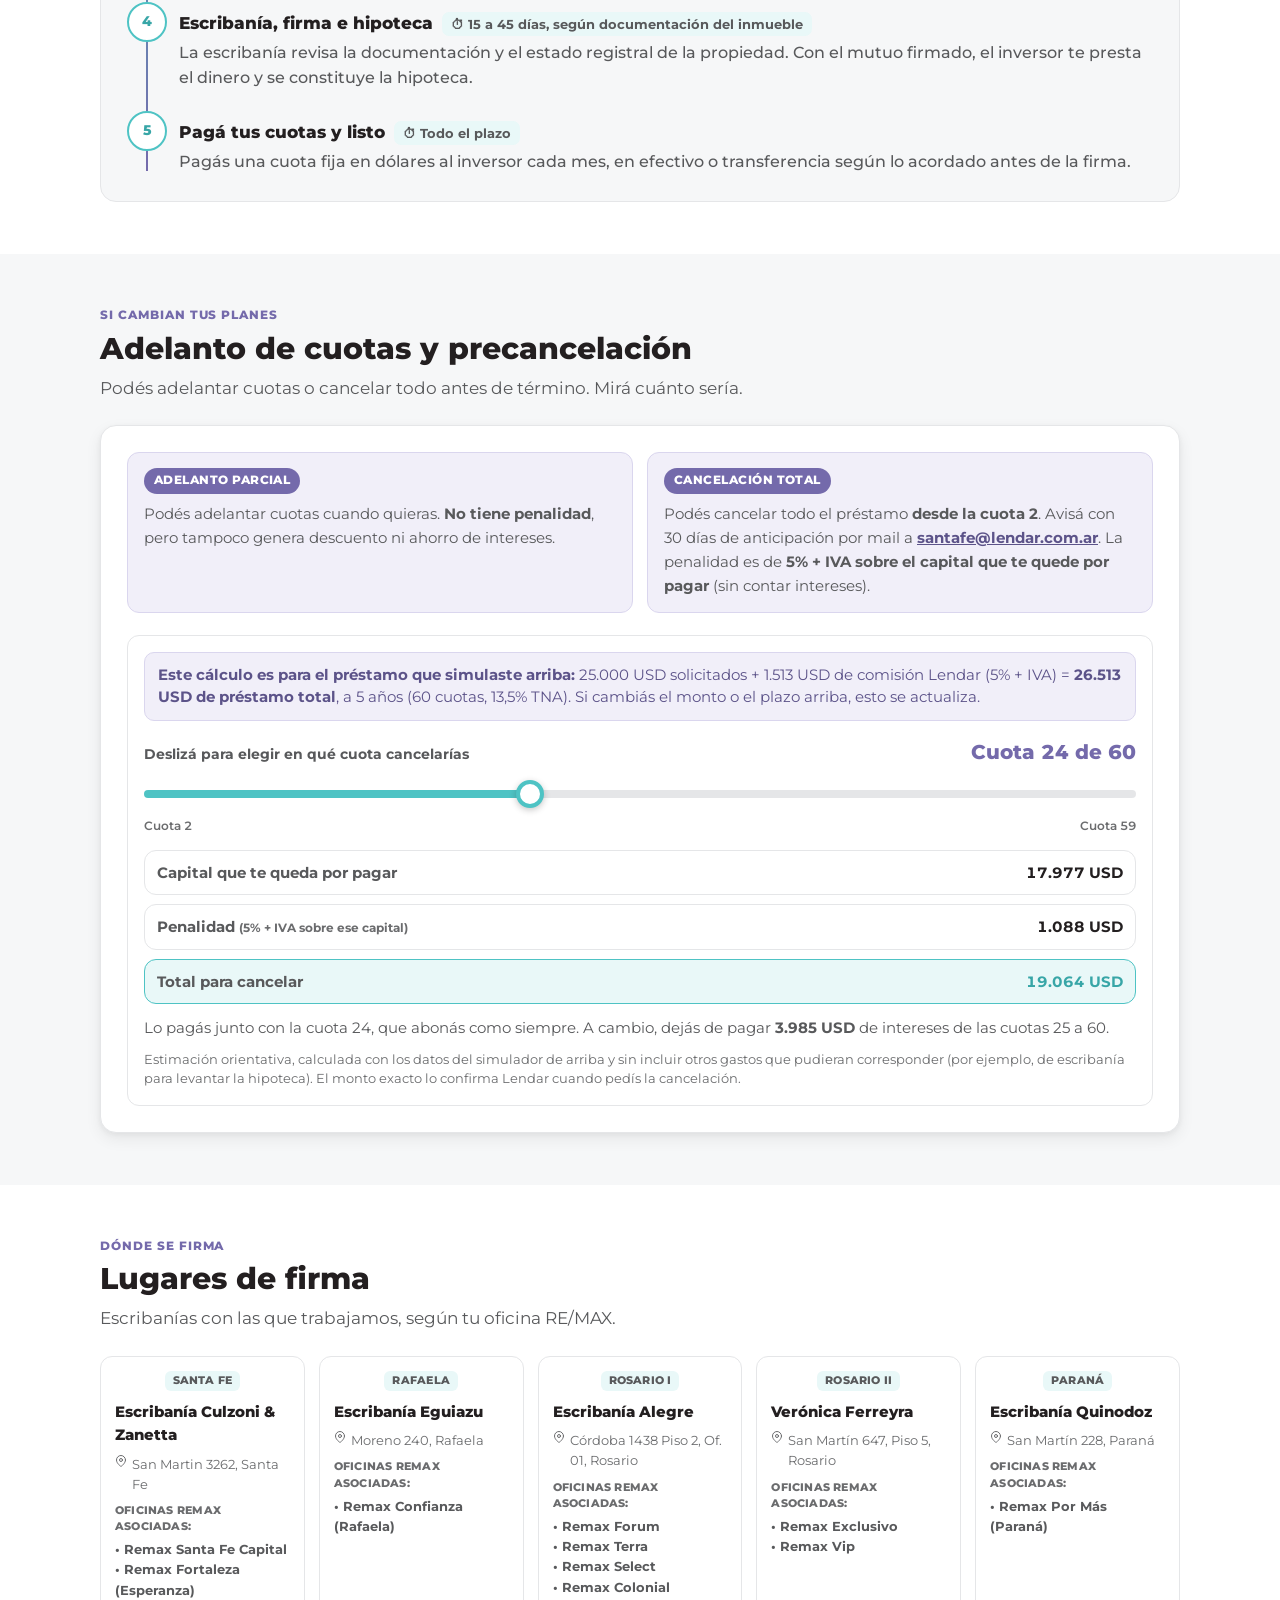
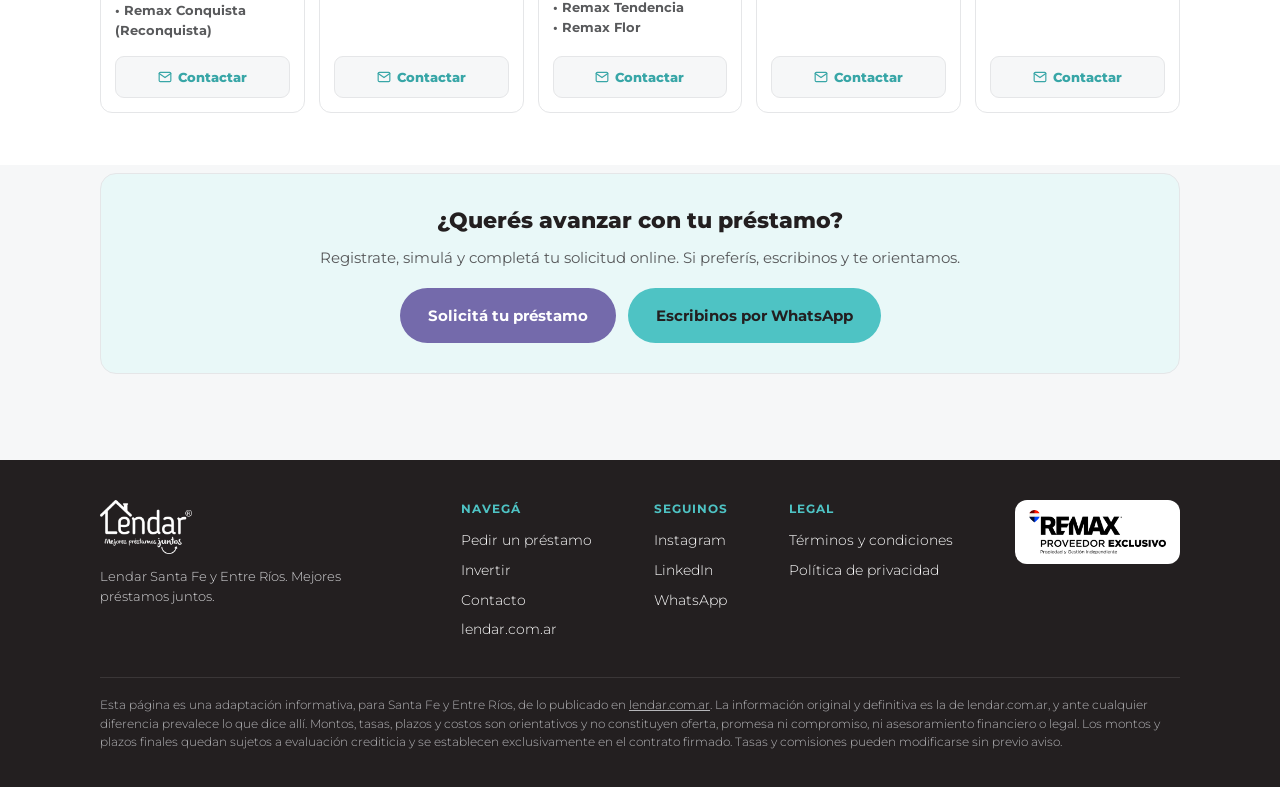
<file: solicitantes/index.html>
<!doctype html>
<html lang="es">
<head>
<meta charset="UTF-8" />
<meta name="viewport" content="width=device-width, initial-scale=1.0" />
<title>Pedí tu préstamo Lendar | Lendar Litoral</title>
<meta name="description" content="Cuota fija en dólares, financiamiento de hasta el 35% del valor de la propiedad y preaprobación estimada en menos de 7 días hábiles. Lendar en Santa Fe y Entre Ríos." />
<link rel="canonical" href="https://lendarlitoral.ar/solicitantes/" />
<meta property="og:type" content="website" />
<meta property="og:locale" content="es_AR" />
<meta property="og:site_name" content="Lendar Litoral" />
<meta property="og:title" content="Pedí tu préstamo Lendar | Lendar Litoral" />
<meta property="og:description" content="Cuota fija en dólares, financiamiento de hasta el 35% del valor de la propiedad y preaprobación estimada en menos de 7 días hábiles. Lendar en Santa Fe y Entre Ríos." />
<meta property="og:url" content="https://lendarlitoral.ar/solicitantes/" />
<meta property="og:image" content="https://lendarlitoral.ar/assets/lendar-logo.jpg" />
<link rel="icon" type="image/png" href="../assets/favicon.png">
<link rel="apple-touch-icon" href="../assets/apple-touch-icon.png">
<link rel="preconnect" href="https://fonts.googleapis.com">
<link href="https://fonts.googleapis.com/css2?family=Montserrat:wght@300;400;500;600;700;800&display=swap" rel="stylesheet">
<link rel="stylesheet" href="../assets/style.css?v=20261027">
</head>
<body>

<header class="site-nav">
  <div class="wrap site-nav-inner">
    <a href="../" style="display:inline-block;line-height:0;" aria-label="Lendar Litoral - Inicio"><img class="logo-img" src="../assets/lendar_logo_color.png" alt="Lendar" /></a>
    <nav class="nav-links" aria-label="Principal">
      <a href="../solicitantes/" class="active">Solicitantes</a>
      <a href="../inversores/">Inversores</a>
      <a class="nav-cta" href="../contacto/">Contacto</a>
    </nav>
  </div>
</header>

<section class="hero">
  <div class="wrap">
    <span class="hero-eyebrow">Para solicitantes</span>
    <h1>Pedí tu préstamo Lendar</h1>
    <p>Cuota fija en dólares, financiamiento de hasta el 35% del valor de la propiedad y preaprobación estimada en menos de 7 días hábiles.</p>
    <div class="hero-actions">
      <a class="btn btn-primary" href="https://app.lendar.com.ar/register" target="_blank" rel="noopener">Solicitá tu préstamo</a>
      <a class="btn btn-ghost" href="https://wa.me/5493424394129" target="_blank" rel="noopener">Consultá por WhatsApp</a>
    </div>
  </div>
</section>
<div class="stats"><div class="wrap stats-in"><div class="stat"><b>35%</b><span>es lo máximo que financiamos del valor de la propiedad</span></div><div class="stat"><b>USD</b><span>tu cuota es fija y en dólares</span></div><div class="stat"><b>7 días</b><span>hábiles de preaprobación estimada</span></div></div></div>
<nav class="chips" aria-label="Secciones de la página"><div class="wrap chips-in"><a href="#simulador">Simulador</a><a href="#costos">Costos</a><a href="#requisitos">Qué necesito</a><a href="#paso-a-paso">Paso a paso</a><a href="#cancelar">Cancelar antes</a><a href="#firma">Dónde se firma</a></div></nav>

<main class="page">

  <section class="sec" id="simulador">
    <div class="wrap">
      <div class="sec-head">
        <span class="sec-eyebrow">Cuánto sale</span>
        <h2>Simulá tu préstamo</h2>
        <p class="sec-lead">Movés las barras y ves tu cuota en dólares al instante.</p>
      </div>
      <div class="sec-card">
        <div class="calc-grid">
          <div>

            <div class="field">
              <div class="field-label"><span>Valor real de propiedad a hipotecar</span></div>
              <div class="amount-input"><output id="propInput" for="propSlider" aria-live="off"></output><span class="amount-unit">USD</span></div>
              <input type="range" id="propSlider" min="29000" max="450000" step="500" aria-label="Valor real de la propiedad">
              <div class="range-scale"><span>29.000</span><span>150.000</span><span>300.000</span><span>450.000</span></div>
            </div>

            <div class="field">
              <div class="field-label"><span>Monto solicitado <small>(hasta el 35%)</small></span></div>
              <div class="amount-input"><output id="loanInput" for="loanSlider" aria-live="off"></output><span class="amount-unit">USD</span></div>
              <input type="range" id="loanSlider" min="10000" max="150000" step="1000" aria-label="Monto solicitado">
              <div class="range-scale"><span>10.000</span><span>50.000</span><span>100.000</span><span>150.000</span></div>
              <div class="quick-amounts" id="loanQuick" role="group" aria-label="Montos rápidos"></div>
            </div>

            <div class="ltvbar-wrap">
              <div class="ltvbar" aria-hidden="true"><span id="ltvFill"></span></div>
              <div class="ltvbar-legend"><span><i class="dot dot-loan"></i>Préstamo <b id="ltvLoanPct"></b></span><span><i class="dot dot-own"></i>Tu aporte <b id="ltvOwnPct"></b></span></div>
            </div>

            <div class="note-box note-info hidden" id="minPropNote">Este es el valor mínimo de la propiedad para el monto de préstamo requerido — se presta hasta el 35% del valor real.</div>

            <div class="note-box note-warn hidden" id="ltvWarning" style="margin-bottom:0;"><strong>Atento:</strong> el monto solicitado no puede exceder el 35% del valor real de la propiedad a hipotecar.</div>

            <div class="field">
              <div class="field-label"><span>Plazo de devolución</span></div>
              <div class="term-grid" id="termGrid"></div>
            </div>

            <div class="vuyp-box">
              <label class="checkbox-row">
                <input type="checkbox" id="vuypCheck">
                <span>Vivienda única y permanente</span>
              </label>
            </div>
          </div>

          <div class="calc-side">
            <div class="result-box">
              <div class="result-label">Cuota mensual estimada</div>
              <div class="result-value" id="resultPayment"></div>
              <div class="result-sub" id="resultSub"></div>
              <dl class="result-facts">
                <div><dt>Plazo</dt><dd id="factTerm"></dd></div>
                <div><dt>Tasa anual</dt><dd id="factRate"></dd></div>
                <div><dt>Capital financiado</dt><dd id="factPrincipal"></dd></div>
              </dl>
              <div class="result-fee-note">Ya incluye la devolución de la comisión Lendar, financiada dentro del préstamo.</div>
              <a class="btn btn-primary btn-block" href="https://app.lendar.com.ar/register" target="_blank" rel="noopener">Solicitá tu préstamo</a>
            </div>
          </div>
        </div>

        <div class="table-section">
          <button type="button" class="table-toggle-btn" id="tableToggleBtn">
            <span>Ver tabla de cuotas mes a mes</span>
            <svg class="card-chevron" viewBox="0 0 24 24" fill="none" stroke="currentColor" stroke-width="2" stroke-linecap="round" stroke-linejoin="round"><polyline points="6 9 12 15 18 9"/></svg>
          </button>
          <div class="table-scroll-hint">Deslizá hacia los costados para ver toda la tabla →</div>
          <div class="table-wrap collapsed" id="tableWrap">
            <table>
              <thead>
                <tr>
                  <th>N° Cuota</th>
                  <th class="th-amort">Amortización</th>
                  <th class="th-int">Interés</th>
                  <th class="th-iva">IVA <span style="font-weight:400;color:var(--muted);">(21%)</span></th>
                  <th>Cuota Total</th>
                  <th>Saldo Deudor</th>
                </tr>
              </thead>
              <tbody id="tableBody"></tbody>
            </table>
          </div>
        </div>
      </div>
    </div>
  </section>

  <section class="sec" id="costos">
    <div class="wrap">
      <div class="sec-head">
        <span class="sec-eyebrow">Cuánto cuesta</span>
        <h2>Costos y honorarios</h2>
        <p class="sec-lead">Lo que se paga además de las cuotas, explicado simple.</p>
      </div>
      <div class="sec-card">
        <div class="fees-grid">
          <div class="fee-panel">
            <div>
              <span class="fee-eyebrow">Comisión Lendar</span>
              <div class="fee-row"><span>Comisión Lendar <small>(5% + IVA de <span id="feeBaseLabel"></span>)</small></span><strong id="feeSolLabel"></strong></div>
            </div>
            <div class="fee-foot">La comisión no se paga por separado: se suma al préstamo y se devuelve junto con la cuota mensual.</div>
          </div>
          <div class="fee-panel">
            <div>
              <span class="fee-eyebrow">Previsión de Costos de Escribanía</span>
              <div class="fee-row"><span>Compra con financiamiento Lendar <small>(incluye compra-venta e hipoteca)</small></span><a class="fee-link" href="https://wa.me/5493424394129" target="_blank" rel="noopener">Consultá por WhatsApp</a></div>
            </div>
            <div class="fee-foot">El costo de escribanía varía según cada caso y plaza. No es un presupuesto ni una cotización, y Lendar no lo garantiza. Confirmalo siempre con la escribanía a cargo de tu operación.</div>
          </div>
        </div>
      </div>
    </div>
  </section>

  <section class="sec" id="requisitos">
    <div class="wrap">
      <div class="sec-head">
        <span class="sec-eyebrow">Qué necesitás</span>
        <h2>¿Qué necesito para pedir un préstamo Lendar?</h2>
        <p class="sec-lead">Dos grupos de papeles: los tuyos y los de la propiedad.</p>
      </div>
      <div class="req-grid" id="reqGrid"></div>
    </div>
  </section>

  <section class="sec" id="paso-a-paso">
    <div class="wrap">
      <div class="sec-head">
        <span class="sec-eyebrow">Cómo sigue</span>
        <h2>El paso a paso de tu solicitud</h2>
        <p class="sec-lead">Cinco pasos, con plazos estimados.</p>
      </div>
      <div class="sec-card"><div class="timeline" id="timeline"></div></div>
    </div>
  </section>

  <section class="sec" id="cancelar">
    <div class="wrap">
      <div class="sec-head">
        <span class="sec-eyebrow">Si cambian tus planes</span>
        <h2>Adelanto de cuotas y precancelación</h2>
        <p class="sec-lead">Podés adelantar cuotas o cancelar todo antes de término. Mirá cuánto sería.</p>
      </div>
      <div class="sec-card">
        <div class="prepay-section">
                    <div class="prepay-grid">
            <div class="prepay-box">
              <span class="prepay-tag">Adelanto parcial</span>
              <p>Podés adelantar cuotas cuando quieras. <strong>No tiene penalidad</strong>, pero tampoco genera descuento ni ahorro de intereses.</p>
            </div>
            <div class="prepay-box">
              <span class="prepay-tag">Cancelación total</span>
              <p>Podés cancelar todo el préstamo <strong>desde la cuota 2</strong>. Avisá con 30 días de anticipación por mail a <a href="mailto:santafe@lendar.com.ar">santafe@lendar.com.ar</a>. La penalidad es de <strong>5% + IVA sobre el capital que te quede por pagar</strong> (sin contar intereses).</p>
            </div>
          </div>

          <div class="prepay-calc">
            <div class="note-box note-info cancel-basis" id="cancelBasis"></div>
            <div class="cancel-pick">
              <span class="cancel-pick-label">Deslizá para elegir en qué cuota cancelarías</span>
              <span class="cancel-big" id="cancelAtLabel"></span>
            </div>
            <input type="range" id="cancelSlider" class="cancel-slider" min="2" max="59" step="1" aria-label="Número de cuota en la que cancelás">
            <div class="range-scale"><span>Cuota 2</span><span id="cancelMaxScale"></span></div>
            <div class="prepay-result" id="cancelResult"></div>
          </div>
        </div>
      </div>
    </div>
  </section>

  <section class="sec" id="firma">
    <div class="wrap">
      <div class="sec-head">
        <span class="sec-eyebrow">Dónde se firma</span>
        <h2>Lugares de firma</h2>
        <p class="sec-lead">Escribanías con las que trabajamos, según tu oficina RE/MAX.</p>
      </div>
      <div class="sec-card">
      <div class="dir-grid" id="dirGrid"></div>
      </div>
    </div>
  </section>

  <div class="wrap">
    <div class="cta-band">
      <h2>¿Querés avanzar con tu préstamo?</h2>
      <p>Registrate, simulá y completá tu solicitud online. Si preferís, escribinos y te orientamos.</p>
      <div class="hero-actions">
        <a class="btn btn-purple" href="https://app.lendar.com.ar/register" target="_blank" rel="noopener">Solicitá tu préstamo</a>
        <a class="btn btn-primary" href="https://wa.me/5493424394129" target="_blank" rel="noopener">Escribinos por WhatsApp</a>
      </div>
    </div>
  </div>

</main>

<footer class="site-footer">
  <div class="wrap">
    <div class="footer-grid">
      <div class="footer-brand">
        <img class="f-logo" src="../assets/lendar_logo_white.png" alt="Lendar" />
        <p>Lendar Santa Fe y Entre Ríos. Mejores préstamos juntos.</p>
      </div>
      <div class="footer-col">
        <h4>Navegá</h4>
        <a href="../solicitantes/">Pedir un préstamo</a>
        <a href="../inversores/">Invertir</a>
        <a href="../contacto/">Contacto</a>
        <a href="https://www.lendar.com.ar" target="_blank" rel="noopener">lendar.com.ar</a>
      </div>
      <div class="footer-col">
        <h4>Seguinos</h4>
        <a href="https://www.instagram.com/lendarsantafe_arg" target="_blank" rel="noopener">Instagram</a>
        <a href="https://www.linkedin.com/company/lendar" target="_blank" rel="noopener">LinkedIn</a>
        <a href="https://wa.me/5493424394129" target="_blank" rel="noopener">WhatsApp</a>
      </div>
      <div class="footer-col">
        <h4>Legal</h4>
        <a href="https://www.lendar.com.ar/terminos-y-condiciones-generales/" target="_blank" rel="noopener">Términos y condiciones</a>
        <a href="https://www.lendar.com.ar/politica-privacidad/" target="_blank" rel="noopener">Política de privacidad</a>
      </div>
      <div class="footer-col">
        <div class="footer-remax"><img src="../assets/logo_remax_proveedor_exclusivo.png" alt="RE/MAX - Proveedor exclusivo" /></div>
      </div>
    </div>
    <div class="legal"><p>Esta página es una adaptación informativa, para Santa Fe y Entre Ríos, de lo publicado en <a href="https://www.lendar.com.ar" target="_blank" rel="noopener" style="color:inherit;text-decoration:underline;">lendar.com.ar</a>. La información original y definitiva es la de lendar.com.ar, y ante cualquier diferencia prevalece lo que dice allí. Montos, tasas, plazos y costos son orientativos y no constituyen oferta, promesa ni compromiso, ni asesoramiento financiero o legal. Los montos y plazos finales quedan sujetos a evaluación crediticia y se establecen exclusivamente en el contrato firmado. Tasas y comisiones pueden modificarse sin previo aviso.</p></div>
  </div>
</footer>

<div class="sticky-result" id="stickyResult" aria-live="polite">
  <div class="sticky-info"><span class="sticky-label">Cuota mensual estimada</span><strong class="sticky-value" id="stickyValue"></strong></div>
  <a class="btn btn-primary" href="https://app.lendar.com.ar/register" target="_blank" rel="noopener">Solicitá tu préstamo</a>
</div>

<script src="../assets/shared.js?v=20261027"></script>
<script src="../assets/solicitantes.js?v=20261027"></script>

<a href="https://wa.me/5493424394129" target="_blank" rel="noopener" id="waFloatBtn" aria-label="Contactar por WhatsApp" title="Contactar por WhatsApp">
  <svg viewBox="0 0 32 32" width="22" height="22" fill="#ffffff" xmlns="http://www.w3.org/2000/svg">
    <path d="M16.004 3C9.377 3 4 8.373 4 15c0 2.34.657 4.523 1.797 6.383L4 29l7.86-1.76A11.93 11.93 0 0 0 16.004 27C22.63 27 28 21.627 28 15S22.63 3 16.004 3zm0 21.818a9.77 9.77 0 0 1-4.98-1.363l-.357-.212-4.663 1.044 1.02-4.548-.233-.372A9.77 9.77 0 0 1 5.2 15c0-5.966 4.84-10.818 10.804-10.818C22.16 4.182 27 9.034 27 15s-4.84 9.818-10.996 9.818zm5.36-7.34c-.294-.148-1.74-.86-2.01-.96-.27-.099-.467-.148-.664.148-.196.297-.76.96-.932 1.157-.172.198-.343.222-.637.074-.294-.148-1.243-.459-2.368-1.465-.875-.782-1.466-1.748-1.638-2.045-.172-.297-.018-.457.13-.605.134-.133.294-.347.442-.52.148-.174.196-.298.294-.496.098-.198.05-.372-.024-.52-.074-.148-.664-1.605-.91-2.198-.24-.577-.484-.5-.664-.51l-.566-.01c-.196 0-.516.074-.786.372-.27.297-1.03 1.008-1.03 2.457s1.055 2.85 1.202 3.048c.148.198 2.077 3.176 5.033 4.454.703.304 1.252.485 1.68.62.706.225 1.348.193 1.856.117.566-.085 1.74-.712 1.986-1.4.245-.688.245-1.278.172-1.4-.074-.124-.27-.198-.564-.347z"/>
  </svg>
</a>
</body>
</html>
</file>
<file: assets/style.css>
:root{
    --teal:#4EC3C4;
    --teal-dark:#38A6A7;
    --teal-tint:#E9F8F8;
    --purple:#746AAB;
    --purple-dark:#5C5389;
    --purple-tint:#F1EFF9;
    --charcoal:#58595B;
    --ink:#231F20;
    --bg:#F6F7F8;
    --border:#E5E6E8;
    --border-strong:#D2D4D7;
    --muted:#6B6C6E;
    --amber-tint:#FBF3E0;
    --amber-text:#92620A;
    --amber-border:#F0DDA8;
    --green-text:#1F7A4D;
    --orange-text:#B15C1E;
    --shadow-sm:0 1px 2px rgba(35,31,32,.05),0 1px 3px rgba(35,31,32,.06);
    --shadow-md:0 6px 16px rgba(35,31,32,.07),0 2px 5px rgba(35,31,32,.05);
    --r-lg:16px;--r-md:12px;--r-sm:9px;
  }
  *{box-sizing:border-box;}
  html,body{margin:0;padding:0;max-width:100%;overflow-x:hidden;}
  body{
    background:var(--bg);
    color:var(--charcoal);
    font-family:'Montserrat',Arial,Calibri,sans-serif;
    line-height:1.55;
    -webkit-font-smoothing:antialiased;
    -webkit-tap-highlight-color:transparent;
  }
  img{max-width:100%;display:block;}
  button{font-family:inherit;}
  .wrap{max-width:1120px;margin:0 auto;padding:0 20px;}

  /* Header */
  .header{background:#fff;border-bottom:1px solid var(--border);padding:22px 0;position:relative;overflow:hidden;}
  .header::before{content:'';position:absolute;top:0;left:0;right:0;height:4px;background:linear-gradient(90deg,var(--teal),var(--purple));}
  .header-inner{display:flex;align-items:center;justify-content:center;gap:16px;flex-wrap:wrap;}
  .logo-img{height:54px;width:auto;}

  main{padding:28px 0 60px;}

  /* Garantía — barra de cobertura LTV */
  .ltv-headline{font-size:15.5px;font-weight:800;color:var(--ink);line-height:1.45;margin:0 0 14px;}
  .ltv-headline strong{color:var(--teal-dark);}
  .ltv-bar{position:relative;display:flex;height:48px;border-radius:12px;overflow:hidden;border:1px solid var(--border-strong);}
  .ltv-loan{width:35%;background:var(--teal);display:flex;align-items:center;justify-content:center;color:#fff;font-weight:800;font-size:14px;}
  .ltv-buffer{width:65%;background:var(--teal-tint);display:flex;align-items:center;justify-content:center;color:var(--teal-dark);font-weight:800;font-size:14px;}
  .ltv-legend{display:flex;margin-top:8px;font-size:11.5px;font-weight:700;color:var(--muted);text-transform:uppercase;letter-spacing:.03em;}
  .ltv-legend span{text-align:center;padding:0 4px;}
  .ltv-legend span:first-child{width:35%;}
  .ltv-legend span:last-child{width:65%;}
  .mora-foot{font-size:12px;color:var(--muted);line-height:1.55;font-weight:600;margin:14px 0 0;padding-top:12px;border-top:1px solid var(--border);}
  @media(max-width:520px){.ltv-loan,.ltv-buffer{font-size:12px;} .ltv-legend{font-size:10.5px;}}

  /* Section title */
  .section-title{display:flex;align-items:center;gap:9px;font-size:17px;font-weight:800;color:var(--purple);margin:0 0 16px;}
  .section-title svg{width:20px;height:20px;color:var(--teal);flex-shrink:0;}

  /* Tabs */
  .role-tabs{display:flex;align-items:stretch;background:#ECEEEF;padding:4px;border-radius:16px;max-width:420px;margin:0 auto 26px;box-shadow:inset 0 1px 2px rgba(0,0,0,.05);}
  .role-tab{flex:1;display:flex;align-items:center;justify-content:center;gap:6px;padding:14px;border-radius:12px;border:none;background:transparent;font-size:13.5px;font-weight:700;line-height:1;color:#6B6C6E;cursor:pointer;transition:all .15s;}
  .role-tab.active{background:#fff;color:var(--purple);box-shadow:var(--shadow-sm);}
  .role-tab svg{width:15px;height:15px;color:var(--teal);display:block;flex-shrink:0;}

  /* Card */
  .card{background:#fff;border:1px solid var(--border);border-radius:var(--r-lg);box-shadow:var(--shadow-md);overflow:hidden;margin-bottom:22px;}
  .card-head{background:var(--purple-tint);padding:16px 22px;border-bottom:1px solid var(--border);display:flex;align-items:center;justify-content:space-between;gap:14px;font-weight:800;color:var(--purple);font-size:15px;text-transform:uppercase;letter-spacing:.02em;width:100%;border:none;border-bottom:1px solid var(--border);cursor:pointer;text-align:left;font-family:inherit;-webkit-appearance:none;appearance:none;}
  .card-head-label{display:flex;align-items:center;gap:9px;}
  .card-head svg{width:18px;height:18px;color:var(--teal);flex-shrink:0;}
  .card-chevron{color:var(--purple) !important;transition:transform .2s;}
  .card-head.open .card-chevron{transform:rotate(180deg);}
  .card-body{padding:22px;}
  .card-body.collapsed{display:none;}
  .card-sub{font-size:13px;color:var(--muted);margin:2px 0 0;}

  /* Por qué Lendar — expandable persuasive cards */
  .why-grid{display:grid;grid-template-columns:1fr;gap:12px;}
  @media(min-width:768px){.why-grid{grid-template-columns:repeat(2,1fr);}}
  @media(min-width:768px){#reqGrid{grid-template-columns:2fr 3fr;}}
  .why-card{text-align:left;border:1px solid var(--border);border-radius:14px;background:#fff;cursor:pointer;padding:16px 18px;transition:border-color .15s,box-shadow .15s,background .15s;width:100%;min-width:0;font:inherit;color:inherit;-webkit-appearance:none;appearance:none;}
  .why-card:hover{border-color:var(--teal);box-shadow:0 4px 14px rgba(78,195,196,.15);}
  .why-card.open{border-color:var(--purple);background:var(--purple-tint);}
  .why-head{display:flex;align-items:center;gap:12px;}
  .why-icon{width:38px;height:38px;border-radius:10px;background:var(--teal-tint);display:flex;align-items:center;justify-content:center;flex-shrink:0;transition:background .15s;}
  .why-icon svg{width:20px;height:20px;color:var(--teal-dark);}
  .why-card.open .why-icon{background:var(--purple);}
  .why-card.open .why-icon svg{color:#fff;}
  .why-title{font-size:14.5px;font-weight:800;color:var(--ink);flex:1;}
  .why-chevron{width:18px;height:18px;color:var(--muted);transition:transform .2s,color .15s;flex-shrink:0;}
  .why-card.open .why-chevron{transform:rotate(180deg);color:var(--purple);}
  .why-body{max-height:0;overflow:hidden;transition:max-height .28s ease,margin-top .28s ease;}
  .why-card.open .why-body{max-height:800px;margin-top:12px;}
  .why-text{font-size:13px;color:var(--charcoal);line-height:1.55;font-weight:500;margin:0;padding-left:50px;}
  .why-list{font-size:13px;color:var(--charcoal);line-height:1.6;font-weight:500;margin:0;padding-left:68px;list-style:disc;}
  .why-list li{margin-bottom:8px;}
  .why-sublist{list-style:circle;margin:8px 0 0;padding-left:20px;font-weight:500;}
  .why-sublist li{margin-bottom:6px;}
  .why-list li:last-child{margin-bottom:0;}
  .timeline{position:relative;}
  .timeline::before{content:'';position:absolute;left:19px;top:4px;bottom:4px;width:2px;background:linear-gradient(var(--teal),var(--purple));}
  .tl-step{position:relative;padding:0 0 20px 52px;}
  .tl-step:last-child{padding-bottom:0;}
  .tl-num{position:absolute;left:0;top:0;width:40px;height:40px;border-radius:50%;background:#fff;border:2px solid var(--teal);color:var(--teal-dark);font-weight:800;font-size:14px;display:flex;align-items:center;justify-content:center;z-index:1;}
  .tl-head{display:flex;flex-wrap:wrap;align-items:baseline;gap:9px;margin-bottom:5px;padding-top:8px;}
  .tl-title{font-size:14px;font-weight:800;color:var(--ink);}
  .tl-duration{font-size:12px;font-weight:700;color:var(--charcoal);background:var(--teal-tint);padding:3px 9px;border-radius:7px;line-height:1.4;}
  .tl-desc{font-size:13px;color:var(--charcoal);font-weight:500;margin:0;line-height:1.55;overflow-wrap:break-word;word-break:break-word;}

  /* Calculator */
  .calc-grid{display:grid;grid-template-columns:1fr;gap:26px;}
  .calc-grid > div{min-width:0;}
  @media(min-width:1024px){.calc-grid{grid-template-columns:1fr 1fr;}}
  .table-section{margin-top:26px;}
  .field{margin-bottom:14px;}
  .field-label{display:flex;justify-content:space-between;flex-wrap:wrap;column-gap:10px;row-gap:2px;font-size:14px;font-weight:700;color:var(--charcoal);margin-bottom:5px;}
  .field-label .val{font-family:inherit;font-variant-numeric:tabular-nums;color:var(--purple);white-space:nowrap;margin-left:auto;}
  .field-label .val .unit-sm{font-family:'Montserrat',sans-serif;font-size:0.72em;font-weight:600;margin-left:3px;}
  input[type=range]{width:100%;accent-color:var(--teal);height:5px;cursor:pointer;}
  .range-scale{display:flex;justify-content:space-between;font-size:11.5px;color:var(--muted);font-family:inherit;font-variant-numeric:tabular-nums;margin-top:3px;}
  .note-box{padding:11px 13px;border-radius:10px;font-size:13px;line-height:1.5;margin-bottom:12px;}
  .note-info{background:var(--purple-tint);color:var(--purple-dark);border:1px solid #DAD6EE;}
  .note-warn{background:var(--amber-tint);color:var(--amber-text);border:1px solid var(--amber-border);}
  .result-box{background:linear-gradient(#fafbfb,#f1f2f3);border:1px solid var(--border);border-left:4px solid var(--purple);border-radius:12px;padding:18px 18px 16px;margin-bottom:14px;}
  .result-label{font-size:12.5px;text-transform:uppercase;font-weight:800;color:var(--purple);letter-spacing:.03em;}
  .result-value{font-size:38px;font-weight:800;font-family:inherit;font-variant-numeric:tabular-nums;color:var(--purple);margin-top:6px;line-height:1.15;}
  .result-value .unit{font-size:15px;font-weight:600;color:var(--charcoal);font-family:'Montserrat',sans-serif;margin-left:6px;}
  .result-value .range-word{font-size:0.42em;font-weight:700;color:var(--charcoal);font-family:'Montserrat',sans-serif;vertical-align:middle;}
  .result-sub{font-size:12px;color:var(--muted);font-weight:700;margin-top:4px;}
  .result-fee-note{font-size:11.5px;color:var(--muted);font-weight:500;margin-top:8px;padding-top:8px;border-top:1px solid var(--border);}
  .term-grid{display:grid;grid-template-columns:repeat(5,1fr);gap:6px;}
  .term-btn{display:flex;flex-direction:column;align-items:center;justify-content:center;gap:2px;padding:10px 2px;text-align:center;border-radius:10px;border:1px solid var(--border);background:#fff;cursor:pointer;color:#6B6C6E;}
  .term-btn-years{font-size:13px;font-weight:800;}
  .term-btn-rate{font-size:11px;font-weight:700;opacity:.7;}
  .term-btn.active{background:var(--purple);color:#fff;border-color:var(--purple);}
  .choice-grid{display:grid;grid-template-columns:repeat(2,1fr);gap:8px;}
  .choice-btn{padding:11px 12px;text-align:center;border-radius:10px;font-size:13px;font-weight:800;border:1px solid var(--border);background:#fff;cursor:pointer;color:#6B6C6E;font-family:inherit;-webkit-appearance:none;appearance:none;}
  .choice-btn.active{background:var(--purple);color:#fff;border-color:var(--purple);}
  .term-btn.active .term-btn-rate{opacity:.9;}
  .vuyp-box{border-radius:12px;background:#FAFBFB;border:1px solid var(--border);margin-top:4px;overflow:hidden;}
  .checkbox-row{display:flex;gap:9px;align-items:center;cursor:pointer;font-size:14px;font-weight:700;color:var(--charcoal);padding:14px 12px;width:100%;box-sizing:border-box;}
  .checkbox-row input{margin-top:2px;width:14px;height:14px;accent-color:var(--teal);}
  .table-toggle-btn{display:flex;align-items:center;justify-content:space-between;gap:10px;width:100%;padding:12px 14px;margin-bottom:10px;border-radius:10px;border:1px solid var(--border);background:var(--bg);color:var(--purple);font-size:13px;font-weight:800;cursor:pointer;font-family:inherit;-webkit-appearance:none;appearance:none;transition:background .15s,border-color .15s;}
  .table-toggle-btn:hover{background:var(--purple-tint);border-color:var(--purple);}
  .table-toggle-btn .card-chevron{width:18px;height:18px;color:var(--purple);}
  .table-toggle-btn.open .card-chevron{transform:rotate(180deg);}
  .pdf-download-btn{display:flex;align-items:center;justify-content:center;gap:8px;width:100%;padding:12px 14px;margin-bottom:10px;border-radius:10px;border:1px solid var(--teal);background:var(--teal-tint);color:var(--teal-dark);font-size:13px;font-weight:800;cursor:pointer;font-family:inherit;-webkit-appearance:none;appearance:none;transition:background .15s,color .15s;}
  .pdf-download-btn:hover{background:var(--teal);color:#fff;}
  .pdf-download-btn:disabled{opacity:.6;cursor:default;}
  .pdf-download-btn svg{width:16px;height:16px;flex-shrink:0;}
  .table-wrap{max-height:400px;overflow-y:auto;overflow-x:auto;-webkit-overflow-scrolling:touch;border:1px solid var(--border);border-radius:10px;}
  .table-wrap.collapsed{display:none;}
  .table-scroll-hint{display:none;font-size:11px;color:var(--muted);text-align:right;margin-bottom:6px;}
  @media(max-width:640px){.table-scroll-hint{display:block;}}
  table{width:100%;border-collapse:collapse;font-size:13px;text-align:center;}
  thead th{background:#F1F2F3;color:var(--charcoal);font-weight:800;padding:9px 10px;position:sticky;top:0;border-bottom:1px solid var(--border-strong);white-space:nowrap;}
  th.th-amort{color:var(--green-text);} th.th-int{color:var(--orange-text);} th.th-iva{color:var(--purple);}
  tbody td{padding:6px 10px;border-bottom:1px solid #F1F2F3;font-family:inherit;font-variant-numeric:tabular-nums;}
  tbody tr:hover{background:#FAFBFB;}
  td.c-period{font-weight:800;color:var(--muted);border-right:1px solid #F1F2F3;}
  td.c-amort{color:#2A9D5C;} td.c-int{color:#C4741F;} td.c-iva{color:var(--purple);}
  td.c-payment{color:var(--ink);font-weight:700;} td.c-balance{color:var(--ink);font-weight:800;}

  /* Fees grid */
  .fees-grid{display:grid;grid-template-columns:1fr;gap:20px;align-items:start;}
  @media(min-width:1024px){.fees-grid{grid-template-columns:5fr 7fr;}}
  .fee-panel{background:var(--bg);border:1px solid #ECEDEE;border-radius:16px;padding:18px;}
  .fee-eyebrow{font-size:11.5px;font-weight:800;color:var(--muted);text-transform:uppercase;letter-spacing:.03em;display:block;margin-bottom:10px;}
  .fee-row{display:flex;justify-content:space-between;align-items:center;padding:10px 12px;background:#fff;border:1px solid var(--border);border-radius:12px;font-size:13.5px;margin-bottom:9px;flex-wrap:wrap;row-gap:6px;}
  @media(max-width:480px){
    .fee-row > span:first-child{flex:1 1 100%;}
    .fee-row strong{flex:0 0 auto;margin-left:auto;}
  }
  .fee-row span{color:var(--charcoal);font-weight:700;}
  .fee-row small{color:var(--muted);font-size:11.5px;}
  .fee-row small span{color:var(--muted);font-weight:600;}
  .fee-row strong{font-family:inherit;font-variant-numeric:tabular-nums;color:var(--ink);}
  .fee-row .fee-link{flex:0 0 auto;margin-left:auto;color:var(--purple);font-weight:800;font-size:13px;text-decoration:none;white-space:nowrap;}
  .fee-row .fee-link:hover{text-decoration:underline;}
  .fee-row .fee-link::after{content:' \2192';}
  .fee-foot{font-size:11.5px;color:var(--muted);font-style:italic;margin-top:10px;padding-top:10px;border-top:1px solid #ECEDEE;}
  .cost-line{display:flex;justify-content:space-between;align-items:center;font-size:13.5px;padding:8px 0;}
  .cost-line + .cost-line{border-top:1px solid #F1F2F3;}
  .cost-line span{color:var(--charcoal);font-weight:700;}
  .cost-line small{color:var(--muted);font-size:11.5px;}
  .cost-line strong{font-weight:800;color:var(--ink);}
  .escribania-block{padding:10px 0;}
  .escribania-block + .escribania-block{border-top:1px solid #F1F2F3;}
  .escribania-title{font-size:13.5px;font-weight:800;color:var(--charcoal);}
  .escribania-title small{font-weight:600;color:var(--muted);font-size:11.5px;margin-left:4px;}
  .escribania-value{font-size:13.5px;font-weight:700;color:var(--ink);margin-top:4px;}
  .cost-total{margin-top:12px;padding:11px;background:var(--teal-tint);border:1px solid #CBEBEB;border-radius:12px;display:flex;justify-content:space-between;align-items:center;}
  .cost-total span{font-size:13.5px;font-weight:800;color:var(--charcoal);}
  .cost-total strong{font-family:inherit;font-variant-numeric:tabular-nums;color:var(--teal-dark);font-size:14px;}


  /* Directory */
  .dir-grid{display:grid;grid-template-columns:1fr;gap:14px;}
  @media(min-width:640px){.dir-grid{grid-template-columns:repeat(2,1fr);}}
  @media(min-width:1024px){.dir-grid{grid-template-columns:repeat(auto-fit,minmax(200px,1fr));}}
  .dir-card{background:#fff;border:1px solid var(--border);border-radius:12px;padding:14px;font-size:12.5px;display:flex;flex-direction:column;height:100%;}
  .dir-content{flex:1 1 auto;}
  .dir-city{display:table;margin:0 auto 9px;font-size:10.5px;font-weight:800;text-transform:uppercase;letter-spacing:.02em;color:var(--charcoal);background:var(--teal-tint);padding:2px 8px;border-radius:6px;}
  .dir-name{font-weight:800;color:var(--ink);font-size:13px;margin:0 0 7px;}
  .dir-addr{display:flex;gap:5px;align-items:flex-start;color:#6B6C6E;font-size:11.5px;margin-bottom:9px;}
  .dir-addr svg{width:12px;height:12px;flex-shrink:0;margin-top:1px;color:var(--muted);}
  .dir-offices-label{font-size:10.5px;text-transform:uppercase;font-weight:800;color:var(--muted);display:block;margin-bottom:4px;letter-spacing:.02em;}
  .dir-office{display:block;font-size:11.5px;font-weight:700;color:var(--charcoal);}
  .dir-contact-btn{display:flex;align-items:center;justify-content:center;gap:6px;margin-top:16px;padding:8px 10px;border-radius:9px;border:1px solid var(--border);background:var(--bg);color:var(--teal-dark);font-size:11.5px;font-weight:800;text-decoration:none;transition:background .15s,border-color .15s;}
  .dir-contact-btn svg{width:14px;height:14px;}
  .dir-contact-btn:hover{background:var(--teal-tint);border-color:var(--teal);}

  footer{padding:26px 20px 40px;text-align:left;font-size:12px;line-height:1.6;color:var(--muted);max-width:640px;margin:0 auto;}
  .hidden{display:none !important;}
  .fade-in{animation:fadeIn .25s ease-out;}
  @keyframes fadeIn{from{opacity:0;transform:translateY(8px);}to{opacity:1;transform:translateY(0);}}
#waFloatBtn{
  position:fixed;
  left:14px;
  bottom:14px;
  width:40px;
  height:40px;
  background:#25D366;
  border-radius:50%;
  display:flex;
  align-items:center;
  justify-content:center;
  box-shadow:0 2px 8px rgba(0,0,0,0.25);
  z-index:9999;
  opacity:0.88;
  transition:opacity .2s ease, transform .2s ease;
}
#waFloatBtn:hover{ opacity:1; transform:scale(1.06); }
@media (max-width:480px){
  #waFloatBtn{ width:36px; height:36px; left:10px; bottom:10px; }
  #waFloatBtn svg{ width:19px; height:19px; }
  .wrap{ padding:0 12px; }
  .card-body{ padding:16px 14px; }
  .why-card{ padding:14px 14px; }
  .why-text{ padding-left:46px; }
  .why-list{ padding-left:46px; }
  .fee-panel{ padding:14px; }
}

/* ---- Navegación entre páginas, portada y bloque inicial ---- */
a.role-tab{text-decoration:none;}
.role-tabs{margin-top:22px;}
.role-tabs + .page-hero{padding-top:6px;}
.page-hero{max-width:640px;margin:0 auto 26px;padding-top:30px;text-align:center;}
.page-hero h1{font-size:clamp(22px,5.2vw,30px);font-weight:800;color:var(--ink);line-height:1.2;margin:0 0 10px;}
.page-hero p{font-size:15px;color:var(--charcoal);margin:0;line-height:1.55;}
.path-cards{display:grid;grid-template-columns:1fr 1fr;gap:18px;max-width:780px;margin:0 auto 22px;}
.path-card{display:flex;flex-direction:column;gap:10px;background:#fff;border:1px solid var(--border);border-radius:var(--r-lg);box-shadow:var(--shadow-md);padding:26px 22px;text-decoration:none;color:inherit;transition:border-color .15s,transform .15s;}
.path-card:hover,.path-card:focus-visible{border-color:var(--teal);transform:translateY(-2px);}
.path-icon{width:44px;height:44px;border-radius:12px;background:var(--teal-tint);display:flex;align-items:center;justify-content:center;}
.path-icon svg{width:22px;height:22px;color:var(--teal-dark);}
.path-card h2{font-size:19px;font-weight:800;color:var(--ink);margin:4px 0 0;line-height:1.25;}
.path-card p{font-size:14px;color:var(--charcoal);margin:0;line-height:1.55;flex:1;}
.path-go{display:inline-flex;align-items:center;gap:6px;font-weight:800;font-size:13.5px;color:var(--purple);margin-top:6px;}
.path-note{max-width:780px;margin:0 auto 10px;text-align:center;font-size:13px;color:var(--muted);}
.path-note a{color:var(--purple);font-weight:700;}
@media(max-width:640px){.path-cards{grid-template-columns:1fr;}}

/* ---- Adelanto de cuotas y precancelación ---- */
.prepay-section{margin-top:30px;padding-top:24px;border-top:1px solid var(--border);}
.prepay-title{font-size:15px;font-weight:800;color:var(--purple);text-transform:uppercase;letter-spacing:.02em;margin:0 0 14px;}
.prepay-grid{display:grid;grid-template-columns:1fr 1fr;gap:14px;margin-bottom:22px;}
.prepay-box{background:var(--purple-tint);border:1px solid #DAD6EE;border-radius:12px;padding:14px 16px;}
.prepay-box p{margin:8px 0 0;font-size:13.5px;line-height:1.6;color:var(--charcoal);}
.prepay-box a{color:var(--purple-dark);font-weight:700;white-space:nowrap;}
.prepay-tag{display:inline-block;font-size:11.5px;font-weight:800;text-transform:uppercase;letter-spacing:.04em;color:#fff;background:var(--purple);border-radius:999px;padding:4px 10px;}
.prepay-calc{background:#fff;border:1px solid var(--border);border-radius:12px;padding:16px;}
.prepay-result{margin-top:14px;}
.cancel-total{background:var(--teal-tint);border-color:var(--teal);}
.cancel-total strong{color:var(--teal-dark);}
.prepay-sum{font-size:13.5px;line-height:1.6;color:var(--charcoal);margin:12px 0 0;}
.prepay-foot{font-size:12px;line-height:1.5;color:var(--muted);margin:10px 0 0;}
@media(max-width:640px){.prepay-grid{grid-template-columns:1fr;}}
.cancel-basis{margin-bottom:16px;line-height:1.55;}
.cancel-pick{display:flex;align-items:baseline;justify-content:space-between;gap:12px;flex-wrap:wrap;margin-bottom:10px;}
.cancel-pick-label{font-size:14px;font-weight:700;color:var(--charcoal);}
.cancel-big{font-family:inherit;font-variant-numeric:tabular-nums;font-size:20px;font-weight:800;color:var(--purple);}
.cancel-slider{height:10px;}

/* ===== Rediseño: nav, hero, CTA, footer ===== */
.site-nav{background:#fff;border-bottom:1px solid var(--border);position:sticky;top:0;z-index:50;}
.site-nav-inner{display:flex;align-items:center;justify-content:space-between;gap:16px;padding:10px 20px;}
.site-nav .logo-img{height:46px;}
.nav-links{display:flex;align-items:center;gap:6px;}
.nav-links a{font-size:14px;font-weight:600;color:var(--charcoal);text-decoration:none;padding:9px 14px;border-radius:999px;}
.nav-links a:hover{color:var(--purple);background:var(--purple-tint);}
.nav-links a.active{color:var(--purple);background:var(--purple-tint);font-weight:700;}
.nav-links a.nav-cta{background:var(--teal);color:var(--ink);font-weight:700;}
.nav-links a.nav-cta:hover{background:var(--teal-dark);color:var(--ink);}
@media(max-width:600px){.site-nav-inner{padding:8px 14px;gap:8px;}.site-nav .logo-img{height:36px;}.nav-links{gap:0;}.nav-links a{font-size:12.5px;padding:8px 9px;}}
@media(max-width:380px){.nav-links a{font-size:12px;padding:7px 6px;}}

.hero{background:linear-gradient(135deg,var(--purple) 0%,var(--purple-dark) 100%);color:#fff;padding:54px 0 58px;position:relative;overflow:hidden;}
.hero::after{content:'';position:absolute;right:-90px;top:-90px;width:320px;height:320px;border-radius:50%;background:#fff;opacity:.08;pointer-events:none;}
.hero .wrap{position:relative;z-index:1;}
.hero-eyebrow{display:inline-block;font-size:12px;font-weight:700;letter-spacing:.08em;text-transform:uppercase;color:var(--ink);background:var(--teal);padding:5px 12px;border-radius:999px;margin-bottom:16px;}
.hero h1{font-size:38px;line-height:1.15;font-weight:800;margin:0 0 14px;max-width:720px;color:#fff;}
.hero p{font-size:17px;font-weight:300;line-height:1.6;max-width:640px;margin:0 0 26px;color:#fff;}
.hero-actions{display:flex;flex-wrap:wrap;gap:12px;}
.btn{display:inline-block;font-family:inherit;font-size:15px;font-weight:700;text-decoration:none;padding:14px 26px;border-radius:999px;border:2px solid transparent;cursor:pointer;}
.btn-primary{background:var(--teal);color:var(--ink);}
.btn-primary:hover{background:#fff;}
.btn-ghost{border-color:#fff;color:#fff;background:transparent;}
.btn-ghost:hover{background:#fff;color:var(--purple);}
.btn-purple{background:var(--purple);color:#fff;}
.btn-purple:hover{background:var(--purple-dark);}
.hero + main{padding-top:36px;}
@media(max-width:600px){.hero::after{width:220px;height:220px;right:-80px;top:-100px;}.hero{padding:38px 0 42px;}.hero h1{font-size:28px;}.hero p{font-size:15.5px;}.btn{padding:13px 22px;font-size:14.5px;}}

.cta-band{background:var(--teal-tint);border:1px solid var(--border);border-radius:var(--r-lg);padding:30px 26px;text-align:center;margin-bottom:22px;}
.cta-band h2{font-size:22px;font-weight:800;color:var(--ink);margin:0 0 8px;}
.cta-band p{margin:0 0 18px;font-size:15px;}
.cta-band .hero-actions{justify-content:center;}

.site-footer{background:var(--ink);color:#fff;padding:40px 0 26px;margin:20px 0 0;max-width:none;font-size:14px;line-height:1.55;text-align:left;}
.footer-grid{display:flex;flex-wrap:wrap;gap:30px 48px;justify-content:space-between;align-items:flex-start;}
.footer-brand img.f-logo{height:54px;width:auto;margin-bottom:12px;}
.footer-brand p{font-size:13px;font-weight:300;margin:0;max-width:300px;color:#d6d6d8;}
.footer-col h4{font-size:12px;letter-spacing:.08em;text-transform:uppercase;color:var(--teal);margin:0 0 12px;font-weight:700;}
.footer-col a{display:block;color:#fff;text-decoration:none;font-size:14px;font-weight:300;margin-bottom:8px;}
.footer-col a:hover{color:var(--teal);}
.footer-remax{background:#fff;border-radius:12px;padding:10px 14px;display:inline-block;}
.footer-remax img{height:44px;width:auto;}
.site-footer .legal{border-top:1px solid #3a3637;margin-top:28px;padding-top:18px;font-size:11.5px;line-height:1.6;color:#b5b5b8;font-weight:300;}
.site-footer .legal p{margin:0 0 10px;}

.contact-grid{display:grid;grid-template-columns:repeat(auto-fit,minmax(260px,1fr));gap:18px;margin-bottom:22px;}
.contact-card{background:#fff;border:1px solid var(--border);border-radius:var(--r-lg);box-shadow:var(--shadow-md);padding:26px;}
.contact-card h2{font-size:18px;font-weight:800;color:var(--purple);margin:0 0 8px;}
.contact-card p{margin:0 0 16px;font-size:14.5px;}
.contact-card .btn{width:100%;text-align:center;}
.contact-card .big{font-size:15px;font-weight:700;color:var(--ink);word-break:normal;overflow-wrap:anywhere;}

/* ===== Rediseño sin desplegables: secciones siempre visibles ===== */
:root{--nav-h:66px;}
@media(max-width:600px){:root{--nav-h:53px;}}
main.page,.hero + main.page{padding:0;}
@media(max-width:480px){.wrap{padding:0 16px;}}

.stats{background:#fff;border-bottom:1px solid var(--border);}
.stats-in{display:grid;grid-template-columns:repeat(3,1fr);padding-top:22px;padding-bottom:22px;}
.stat{padding:0 14px;text-align:center;border-left:1px solid var(--border);}
.stat:first-child{border-left:none;}
.stat b{display:block;font-size:30px;font-weight:800;color:var(--purple);line-height:1.1;}
.stat span{display:block;font-size:14px;line-height:1.4;color:var(--charcoal);margin-top:6px;}
@media(max-width:600px){.stat{padding:0 8px;}.stat b{font-size:21px;}.stat span{font-size:12.5px;}}

.chips{position:sticky;top:var(--nav-h);z-index:40;background:rgba(255,255,255,.96);-webkit-backdrop-filter:blur(6px);backdrop-filter:blur(6px);border-bottom:1px solid var(--border);}
.chips-in{display:flex;gap:8px;overflow-x:auto;padding-top:10px;padding-bottom:10px;scrollbar-width:none;}
.chips-in::-webkit-scrollbar{display:none;}
.chips a{flex:0 0 auto;font-size:14px;font-weight:700;color:var(--charcoal);text-decoration:none;padding:9px 16px;border-radius:999px;background:var(--bg);border:1px solid var(--border);}
.chips a:hover{border-color:var(--teal);}
.chips a.on{background:var(--purple);border-color:var(--purple);color:#fff;}

.sec{padding:52px 0;scroll-margin-top:calc(var(--nav-h) + 64px);}
.sec:nth-of-type(even){background:#fff;}
.sec:nth-of-type(even) .sec-card,.sec:nth-of-type(even) .req-card{background:var(--bg);box-shadow:none;}
@media(max-width:600px){.sec{padding:38px 0;}}
.sec-head{max-width:720px;margin:0 0 24px;}
.sec-eyebrow{display:block;font-size:12px;font-weight:800;letter-spacing:.08em;text-transform:uppercase;color:var(--purple);}
.sec-head h2{font-size:30px;font-weight:800;color:var(--ink);line-height:1.2;margin:6px 0 8px;}
.sec-lead{font-size:17px;line-height:1.55;color:var(--charcoal);margin:0;}
@media(max-width:600px){.sec-head h2{font-size:24px;}.sec-lead{font-size:16px;}}
.sec-card{background:#fff;border:1px solid var(--border);border-radius:var(--r-lg);box-shadow:var(--shadow-md);padding:26px;}
@media(max-width:480px){.sec-card{padding:18px 14px;}}
.sec-p{margin:0 0 16px;font-size:16px;line-height:1.65;color:var(--charcoal);font-weight:500;}
.sec .ltv-headline{font-size:19px;}
.sec .ltv-legend{font-size:12.5px;}
.note-box.mb{margin-bottom:20px;}

.btn-block{display:block;width:100%;text-align:center;margin-top:16px;}
.sec .btn-purple{color:#fff;}

/* contenido más legible dentro de las secciones */
.sec .field-label{font-size:15px;}
.sec .note-box{font-size:14.5px;}
.sec .tl-title{font-size:17px;}
.sec .tl-desc{font-size:15.5px;line-height:1.6;}
.sec .tl-duration{font-size:13px;}
.sec .fee-row{font-size:15px;}
.sec .fee-foot{font-size:13px;}
.sec .escribania-title{font-size:15.5px;}
.sec .escribania-value{font-size:16px;}
.sec .prepay-section{margin:0;padding:0;border:0;}
.sec .prepay-box p,.sec .prepay-sum{font-size:15px;}
.sec .prepay-foot{font-size:13px;}
.sec .term-btn-years{font-size:14px;}
.sec .term-btn-rate{font-size:12px;}
.sec .dir-name{font-size:15px;}
.sec .dir-addr,.sec .dir-office{font-size:13px;}
.sec .dir-contact-btn{font-size:13px;padding:10px;}
.sec .table-toggle-btn{font-size:15px;}

/* Qué necesito */
.req-grid{display:grid;gap:18px;grid-template-columns:1fr;}
@media(min-width:900px){.req-grid{grid-template-columns:2fr 3fr;}}
.req-card{background:#fff;border:1px solid var(--border);border-radius:var(--r-lg);box-shadow:var(--shadow-md);padding:24px;}
@media(max-width:480px){.req-card{padding:18px 14px;}}
.req-head{display:flex;align-items:center;gap:12px;margin-bottom:10px;}
.req-title{font-size:18px;font-weight:800;color:var(--ink);margin:0;line-height:1.3;}
.req-list{list-style:none;margin:0;padding:0;}
.req-list > li{position:relative;padding:12px 0 12px 32px;border-top:1px solid var(--border);font-size:16px;line-height:1.55;font-weight:500;color:var(--charcoal);}
.req-list > li::before{content:'✓';position:absolute;left:0;top:12px;width:22px;height:22px;border-radius:50%;background:var(--teal-tint);color:var(--teal-dark);font-weight:800;font-size:13px;display:flex;align-items:center;justify-content:center;}
.req-list > li strong{color:var(--ink);}
.req-sub{list-style:none;margin:8px 0 0;padding:0;}
.req-sub li{position:relative;padding:5px 0 5px 16px;font-size:15px;line-height:1.5;color:var(--charcoal);}
.req-sub li::before{content:'–';position:absolute;left:0;color:var(--teal-dark);font-weight:800;}
.sec-card > .req-list{margin-top:4px;}

.cta-wrap,.sec + .wrap{padding-top:0;}
.page > .wrap{padding-top:8px;padding-bottom:44px;}
#costos .sec-card,#firma .sec-card{background:transparent;border:0;box-shadow:none;padding:0;}
.ltv-legend + .sec-p{margin-top:20px;}

/* =====================================================================
   Simulador renovado (solicitantes e inversores)
   Solo aspecto: los cálculos no cambian.
   ===================================================================== */
.field-label small{font-weight:600;color:var(--muted);font-size:.85em;}
.calc-grid{gap:28px;}
@media(min-width:1024px){
  .calc-grid{grid-template-columns:1.1fr .9fr;gap:40px;align-items:start;}
  .calc-side{position:sticky;top:calc(var(--nav-h) + 76px);}
}

/* Monto editable */
.amount-input{display:flex;align-items:baseline;gap:8px;border:1.5px solid var(--border);border-radius:12px;padding:8px 14px;background:var(--bg);margin:2px 0 12px;}
.amount-input output{flex:1;min-width:0;display:block;font:800 28px/1.25 'Montserrat',Arial,Calibri,sans-serif;color:var(--ink);font-variant-numeric:tabular-nums;}
.amount-unit{font-size:14px;font-weight:700;color:var(--charcoal);}

/* Sliders: tramo recorrido en teal, perilla grande */
input[type=range]{-webkit-appearance:none;appearance:none;width:100%;height:28px;background:transparent;cursor:pointer;margin:2px 0;}
input[type=range]::-webkit-slider-runnable-track{height:8px;border-radius:999px;background:linear-gradient(to right,var(--teal) var(--p,0%),var(--border) var(--p,0%));}
input[type=range]::-moz-range-track{height:8px;border-radius:999px;background:var(--border);}
input[type=range]::-moz-range-progress{height:8px;border-radius:999px;background:var(--teal);}
input[type=range]::-webkit-slider-thumb{-webkit-appearance:none;box-sizing:border-box;width:28px;height:28px;margin-top:-10px;border-radius:50%;background:#fff;border:4px solid var(--teal);box-shadow:0 2px 6px rgba(35,31,32,.25);}
input[type=range]::-moz-range-thumb{box-sizing:border-box;width:28px;height:28px;border-radius:50%;background:#fff;border:4px solid var(--teal);box-shadow:0 2px 6px rgba(35,31,32,.25);}
input[type=range]:focus-visible{outline:none;}
input[type=range]:focus-visible::-webkit-slider-thumb{box-shadow:0 0 0 5px rgba(78,195,196,.35);}
input[type=range]:focus-visible::-moz-range-thumb{box-shadow:0 0 0 5px rgba(78,195,196,.35);}
.range-scale{font-family:inherit;font-size:12px;font-weight:600;font-variant-numeric:tabular-nums;color:var(--muted);margin-top:2px;}

/* Montos rápidos */
.quick-amounts{display:flex;flex-wrap:wrap;gap:8px;margin-top:14px;}
.quick-chip{font-family:inherit;font-size:13px;font-weight:700;font-variant-numeric:tabular-nums;padding:8px 14px;border-radius:999px;border:1.5px solid var(--border-strong);background:#fff;color:var(--charcoal);cursor:pointer;transition:border-color .15s,background .15s;}
.quick-chip:hover{border-color:var(--teal);}
.quick-chip.on{background:var(--teal-tint);border-color:var(--teal);color:var(--ink);}

/* Qué parte es préstamo y qué parte es aporte propio */
.ltvbar-wrap{margin:2px 0 20px;}
.ltvbar{height:12px;border-radius:999px;background:var(--purple-tint);border:1px solid var(--border);overflow:hidden;}
.ltvbar span{display:block;height:100%;width:0;border-radius:999px;background:var(--teal);transition:width .25s ease;}
.ltvbar-legend{display:flex;justify-content:space-between;gap:12px;margin-top:8px;font-size:13px;color:var(--charcoal);}
.ltvbar-legend b{font-weight:800;color:var(--ink);font-variant-numeric:tabular-nums;margin-left:2px;}
.dot{display:inline-block;width:10px;height:10px;border-radius:50%;margin-right:6px;vertical-align:baseline;}
.dot-loan{background:var(--teal);}
.dot-own{background:var(--purple-tint);border:1px solid var(--purple);}

/* Plazos */
.term-grid{gap:8px;}
.term-btn{padding:12px 2px;border-radius:12px;border:1.5px solid var(--border-strong);color:var(--charcoal);}
.term-btn-years{font-size:15px;}
.term-btn-rate{opacity:1;color:var(--muted);font-variant-numeric:tabular-nums;}
.term-btn:hover{border-color:var(--teal);}
.term-btn.active,.term-btn.active:hover{background:var(--purple);border-color:var(--purple);color:#fff;box-shadow:0 4px 12px rgba(116,106,171,.35);}
.term-btn.active .term-btn-rate{color:rgba(255,255,255,.92);opacity:1;}
.choice-btn{padding:13px 12px;border-radius:12px;border-width:1.5px;border-color:var(--border-strong);}

/* Tarjeta de resultado */
.result-box{background:linear-gradient(135deg,var(--purple),var(--purple-dark));border:0;border-radius:var(--r-lg);padding:24px 22px 22px;color:#fff;box-shadow:var(--shadow-md);margin-bottom:0;}
.result-label{color:rgba(255,255,255,.88);font-size:12px;letter-spacing:.07em;}
.result-value{font-family:inherit;font-size:clamp(38px,9vw,54px);font-weight:800;color:#fff;font-variant-numeric:tabular-nums;line-height:1.1;margin-top:8px;}
.result-value .unit{font-size:16px;font-weight:600;color:rgba(255,255,255,.92);margin-left:8px;}
.result-value .range-word{color:rgba(255,255,255,.88);}
.result-sub{color:rgba(255,255,255,.88);font-size:12.5px;}
.result-facts{display:flex;flex-wrap:wrap;gap:12px 28px;margin:18px 0 0;padding:16px 0 0;border-top:1px solid rgba(255,255,255,.25);}
.result-facts dt{font-size:11px;font-weight:700;text-transform:uppercase;letter-spacing:.06em;color:rgba(255,255,255,.78);}
.result-facts dd{margin:2px 0 0;font-size:16px;font-weight:800;font-variant-numeric:tabular-nums;}
.result-box .result-fee-note{color:rgba(255,255,255,.82);border-top:0;padding-top:0;margin-top:14px;font-size:12.5px;font-weight:500;}
.result-box .btn-block{margin-top:18px;}
.calc-side .field{margin-top:18px;}
.pop{animation:pop .24s ease-out;}
@keyframes pop{from{transform:scale(.97);opacity:.65;}to{transform:none;opacity:1;}}
@media(prefers-reduced-motion:reduce){.pop{animation:none;}.ltvbar span{transition:none;}}

/* Barra fija con el resultado (solo celular y tablet) */
.sticky-result{display:none;}
@media(max-width:1023px){
  .sticky-result{display:flex;position:fixed;left:0;right:0;bottom:0;z-index:60;align-items:center;justify-content:space-between;gap:12px;padding:10px 16px calc(10px + env(safe-area-inset-bottom));background:var(--ink);color:#fff;box-shadow:0 -6px 20px rgba(35,31,32,.28);transform:translateY(110%);visibility:hidden;transition:transform .25s ease,visibility .25s;}
  .sticky-result.show{transform:none;visibility:visible;}
  .sticky-info{min-width:0;}
  .sticky-label{display:block;font-size:11px;font-weight:700;text-transform:uppercase;letter-spacing:.06em;color:rgba(255,255,255,.72);}
  .sticky-value{display:block;font-size:22px;font-weight:800;line-height:1.2;font-variant-numeric:tabular-nums;}
  .sticky-value .unit{font-size:12px;font-weight:600;margin-left:5px;color:rgba(255,255,255,.8);}
  .sticky-value .range-word{font-size:12px;font-weight:600;color:rgba(255,255,255,.8);}
  .sticky-result .btn{flex:0 0 auto;padding:11px 18px;font-size:14px;white-space:nowrap;}
  body.has-sticky #waFloatBtn{bottom:84px;}
}
</file>
